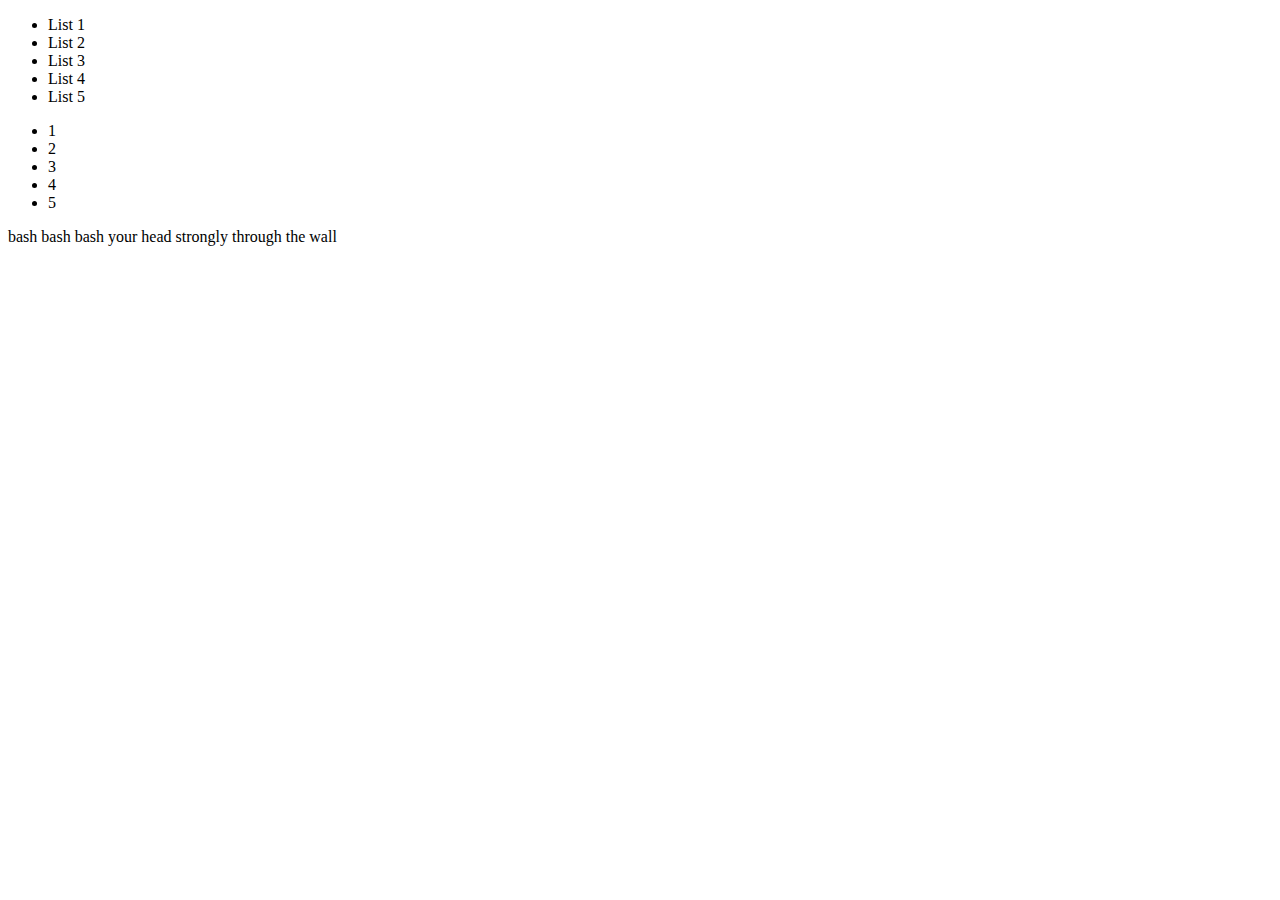
<file: jade test/index.html>
<!DOCTYPE html>
<html>
  <head> 
    <title>bang</title>
    <meta charset="utf-8">
  </head>
  <body>
    <header class="head"></header>
    <div class="content">
      <div class="section1">
        <ul>
          <li list-item="1">List 1</li>
          <li list-item="2">List 2</li>
          <li list-item="3">List 3</li>
          <li list-item="4">List 4</li>
          <li list-item="5">List 5</li>
        </ul>
      </div>
      <div class="section2">
        <div class="someclass">
          <div class="someNestedDiv">
            <ul>
              <li>1</li>
              <li>2</li>
              <li>3</li>
              <li>4</li>
              <li>5</li>
            </ul>
          </div>
        </div>
      </div>
      <div class="section3">
        <p>
          bash
          bash
          bash your head
          strongly through the wall
          
        </p>
      </div>
    </div>
    <footer class="foot"></footer>
  </body>
</html>
</file>
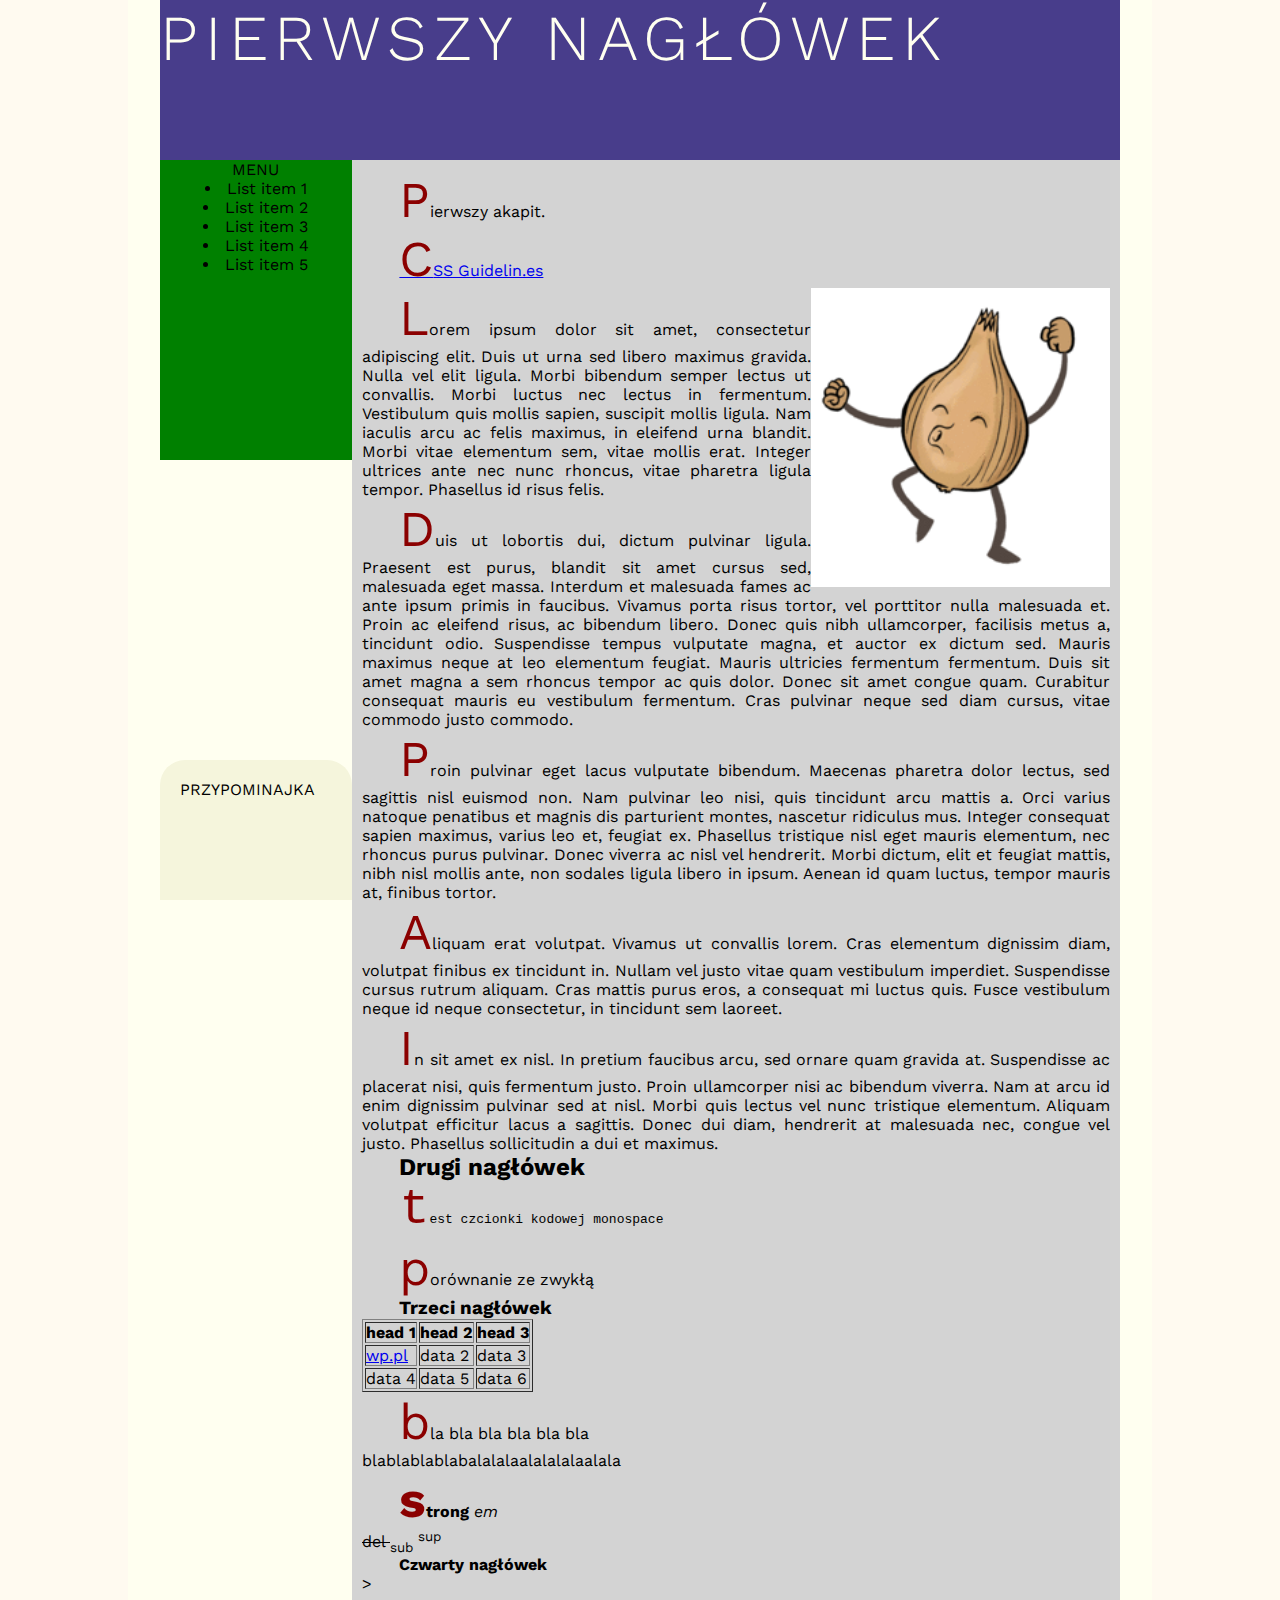
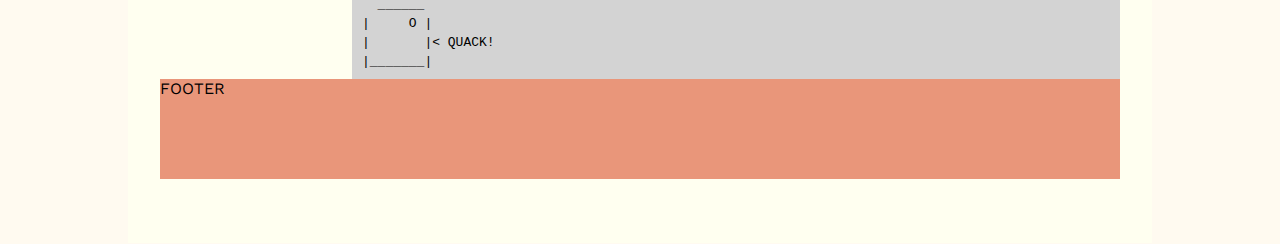
<file: Week_1/Wt-śr/index.html>
<!doctype html>
<html>
<head>
	<title>Pierwsza strona na kursie</title>
	<link rel="stylesheet" href="styles.css">
	<meta charset="UTF-8">
</head>
<body class="body-class">
	<div class="main">
	<div class="container">
        <div class="header">
            <h1 class="naglowek">PIERWSZY NAGŁÓWEK</h1>
        </div>	
	<div class="clear"> </div>
        <div class="menu">
            <div class="menu-content">
            MENU
            <ul>
                <li> List item 1 </li>
                <li> List item 2 </li>
                <li> List item 3 </li>
                <li> List item 4 </li>
                <li> List item 5 </li>
            </ul>
            </div>
        </div>
        <div class="content">
	       <p>Pierwszy akapit.</p>
	       <p><a href="http://cssguidelin.es">CSS Guidelin.es</a></p>
	       <img class="onion-clip" src="onion-clip-2.gif"/>
	       <p>Lorem ipsum dolor sit amet, consectetur adipiscing elit. Duis ut urna sed libero maximus gravida. Nulla vel elit ligula. Morbi bibendum semper lectus ut convallis. Morbi luctus nec lectus in fermentum. Vestibulum quis mollis sapien, suscipit mollis ligula. Nam iaculis arcu ac felis maximus, in eleifend urna blandit. Morbi vitae elementum sem, vitae mollis erat. Integer ultrices ante nec nunc rhoncus, vitae pharetra ligula tempor. Phasellus id risus felis.</p>

            <p>Duis ut lobortis dui, dictum pulvinar ligula. Praesent est purus, blandit sit amet cursus sed, malesuada eget massa. Interdum et malesuada fames ac ante ipsum primis in faucibus. Vivamus porta risus tortor, vel porttitor nulla malesuada et. Proin ac eleifend risus, ac bibendum libero. Donec quis nibh ullamcorper, facilisis metus a, tincidunt odio. Suspendisse tempus vulputate magna, et auctor ex dictum sed. Mauris maximus neque at leo elementum feugiat. Mauris ultricies fermentum fermentum. Duis sit amet magna a sem rhoncus tempor ac quis dolor. Donec sit amet congue quam. Curabitur consequat mauris eu vestibulum fermentum. Cras pulvinar neque sed diam cursus, vitae commodo justo commodo.</p>

            <p>Proin pulvinar eget lacus vulputate bibendum. Maecenas pharetra dolor lectus, sed sagittis nisl euismod non. Nam pulvinar leo nisi, quis tincidunt arcu mattis a. Orci varius natoque penatibus et magnis dis parturient montes, nascetur ridiculus mus. Integer consequat sapien maximus, varius leo et, feugiat ex. Phasellus tristique nisl eget mauris elementum, nec rhoncus purus pulvinar. Donec viverra ac nisl vel hendrerit. Morbi dictum, elit et feugiat mattis, nibh nisl mollis ante, non sodales ligula libero in ipsum. Aenean id quam luctus, tempor mauris at, finibus tortor.</p>

            <p>Aliquam erat volutpat. Vivamus ut convallis lorem. Cras elementum dignissim diam, volutpat finibus ex tincidunt in. Nullam vel justo vitae quam vestibulum imperdiet. Suspendisse cursus rutrum aliquam. Cras mattis purus eros, a consequat mi luctus quis. Fusce vestibulum neque id neque consectetur, in tincidunt sem laoreet.</p>

            <p>In sit amet ex nisl. In pretium faucibus arcu, sed ornare quam gravida at. Suspendisse ac placerat nisi, quis fermentum justo. Proin ullamcorper nisi ac bibendum viverra. Nam at arcu id enim dignissim pulvinar sed at nisl. Morbi quis lectus vel nunc tristique elementum. Aliquam volutpat efficitur lacus a sagittis. Donec dui diam, hendrerit at malesuada nec, congue vel justo. Phasellus sollicitudin a dui et maximus.</p>
            <h2>Drugi nagłówek</h2>
	       <p> <code> test czcionki kodowej monospace</code> </p>
	       <p> porównanie ze zwykłą </p>
	       <h3>Trzeci nagłówek</h3>

            <table border="1">

                <thead>
                    <tr>
                        <th>head 1</th>
                        <th>head 2</th>
                        <th>head 3</th>
                    </tr>
                </thead>

                <tbody>
                    <tr>
                        <td><a href="http://www.wp.pl" target="_blank">wp.pl</a></td>
                        <td>data 2</td>
                        <td>data 3</td>
                    </tr>
                    <tr>
                        <td>data 4</td>
                        <td>data 5</td>
                        <td>data 6</td>
                    </tr>

                </tbody>
            </table>

            <p> bla bla bla bla bla bla <br/> blablablablabalalalaalalalalaalala </p>
            <p> <strong> strong </strong> <em> em </em> <br/> <del> del </del> <sub> sub </sub> <sup> sup </sup> </p>
            <h4>Czwarty nagłówek</h4>
            &gt;<br/>
            <!---
            //KACZKA!
            -->
            <code>
            &nbsp;
             ______</br>
            |&nbsp;&nbsp;&nbsp;&nbsp;&nbsp;O&nbsp;|</br>
            |&nbsp;&nbsp;&nbsp;&nbsp;&nbsp;&nbsp;&nbsp;|&lt; QUACK! </br>
            |_______|<br/>
            </code>

            </div>
    <div class="menu-floater">
        PRZYPOMINAJKA
    </div>
            <div class="footer">
            FOOTER
            </div>
	</div>
	</div>


</body>

</html>
</file>
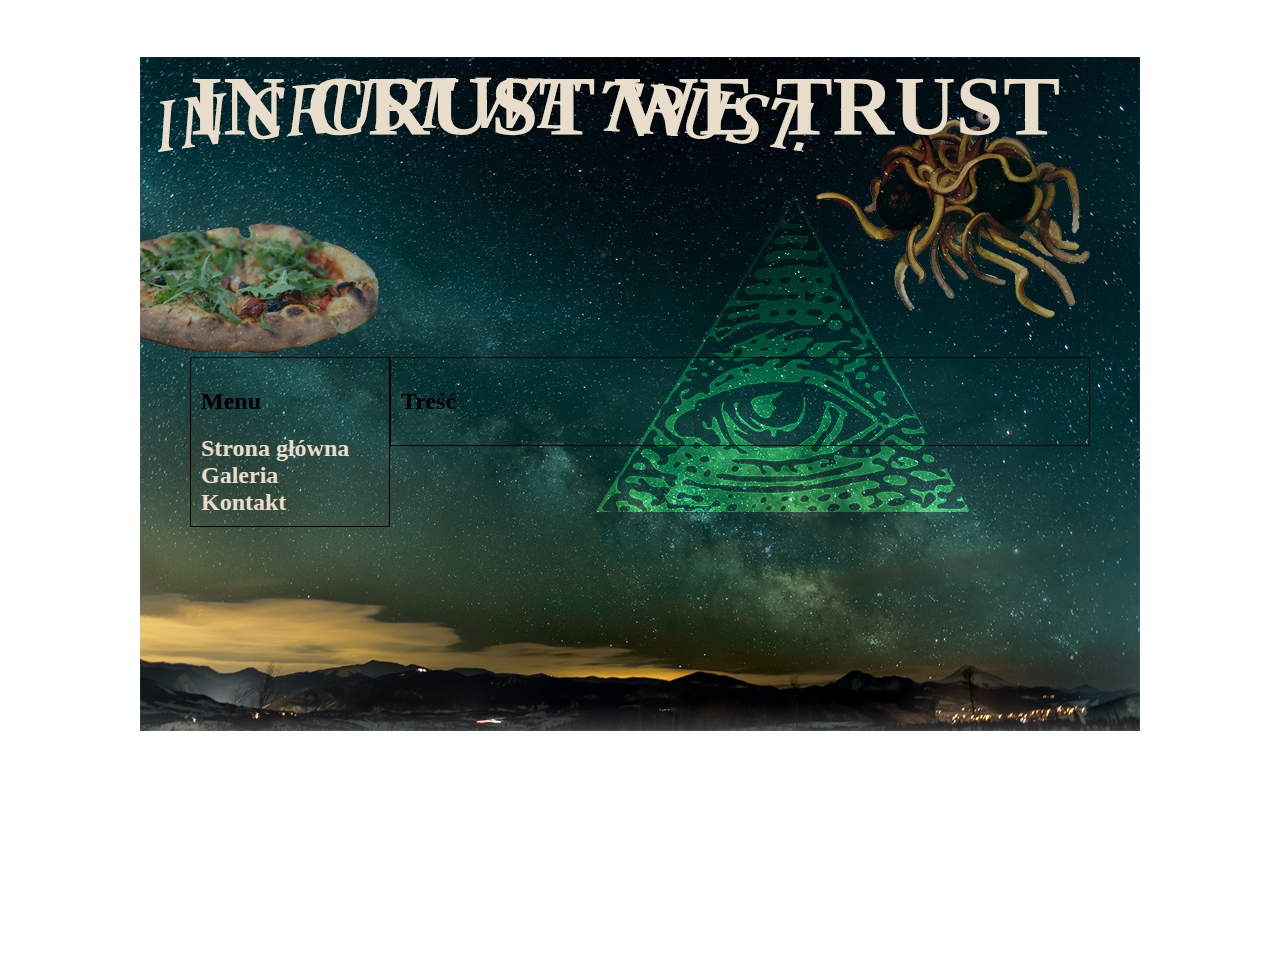
<file: Week_2/Photoshop/index.html>
<!doctype html>
<html>
    <head>
        <meta charset="utf-8">
        <title>Ilumistrona</title>
        <link rel="stylesheet" href="./css/style.css">
    </head>
    <body>
        <div class="container">
            <div class="img-container">
            <h1>IN CRUST WE TRUST</h1>
            </div>
            <div class="wrapper">
                <div class="left-box">
                <h2>Menu</h2>
                    <nav>
                        <ul class="menu">
                        <li><a href="#">Strona główna</a></li>
                        <li><a href="#">Galeria</a></li>
                        <li><a href="#">Kontakt</a></li>
                        </ul>
                    </nav>
                </div>
                <div class="right-box">
                <h2>Treść</h2>
                </div>
                
            </div>
        </div>
    </body>
</html>
</file>
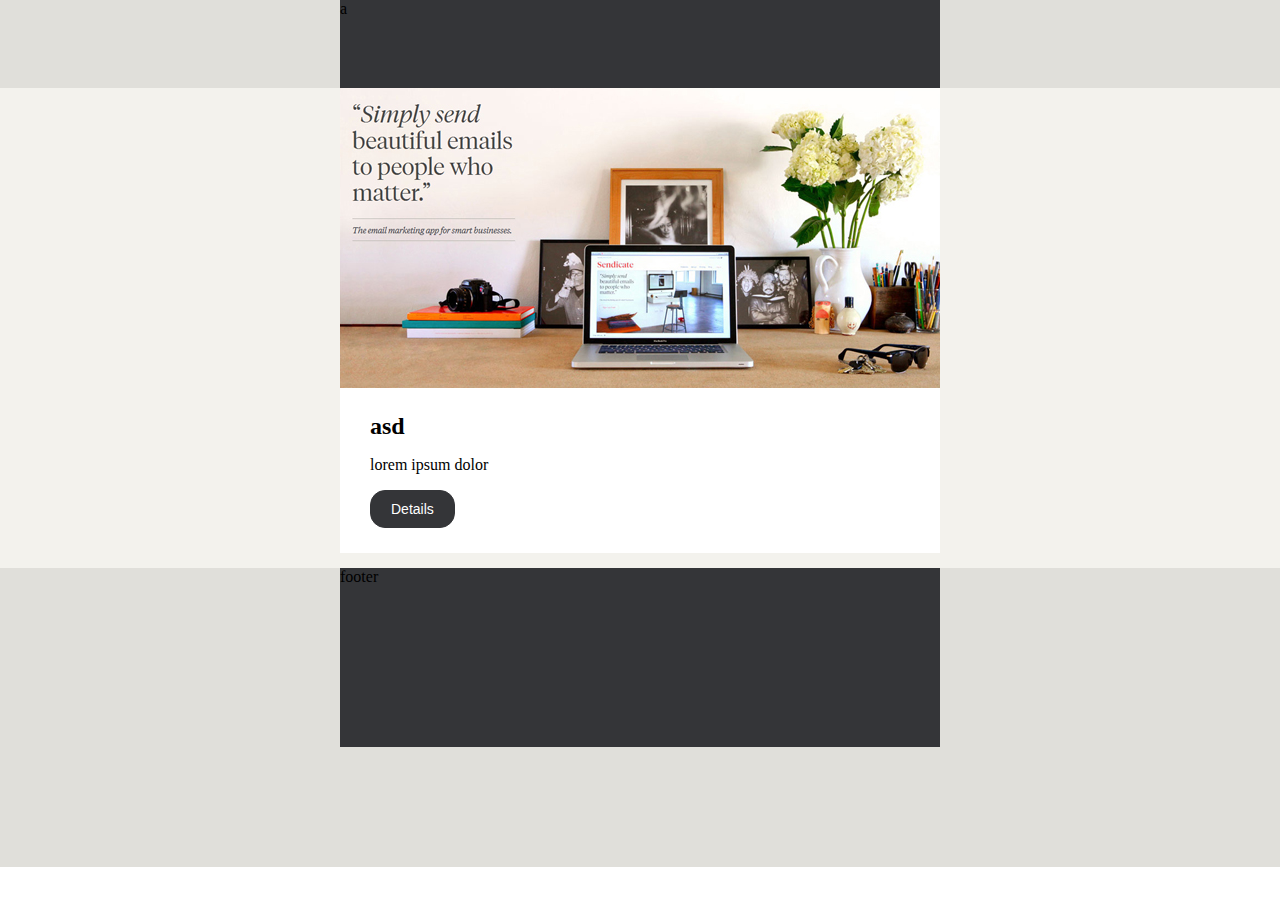
<file: Week_2/Picto/index.html>
<!doctype html>
<html>
    <head>
        <meta charset="utf-8">
        <title>Pictostrona</title>
        <link rel="stylesheet" href="./css/style.css">
    </head>
    <body>
        <header>
            <div class="wrapper bg-darkgray">
            a
            </div>
        </header>
        <section>
            <div class="wrapper w-300">
                <img src="img/top_preview.png" alt="Main graphics"/>
            </div>
            <div class="wrapper bg-white">
                <div class="marginer">
                    <h2>asd</h2>
                    <p> lorem ipsum dolor</p>
                    <button class="btn-details">Details</button>
                </div>
            </div>
            <div class="breaker"> </div>
        </section>
        <footer>
            <div class="wrapper bg-darkgray">
            footer
            </div>        
        </footer>
        
    </body>
</html>
</file>
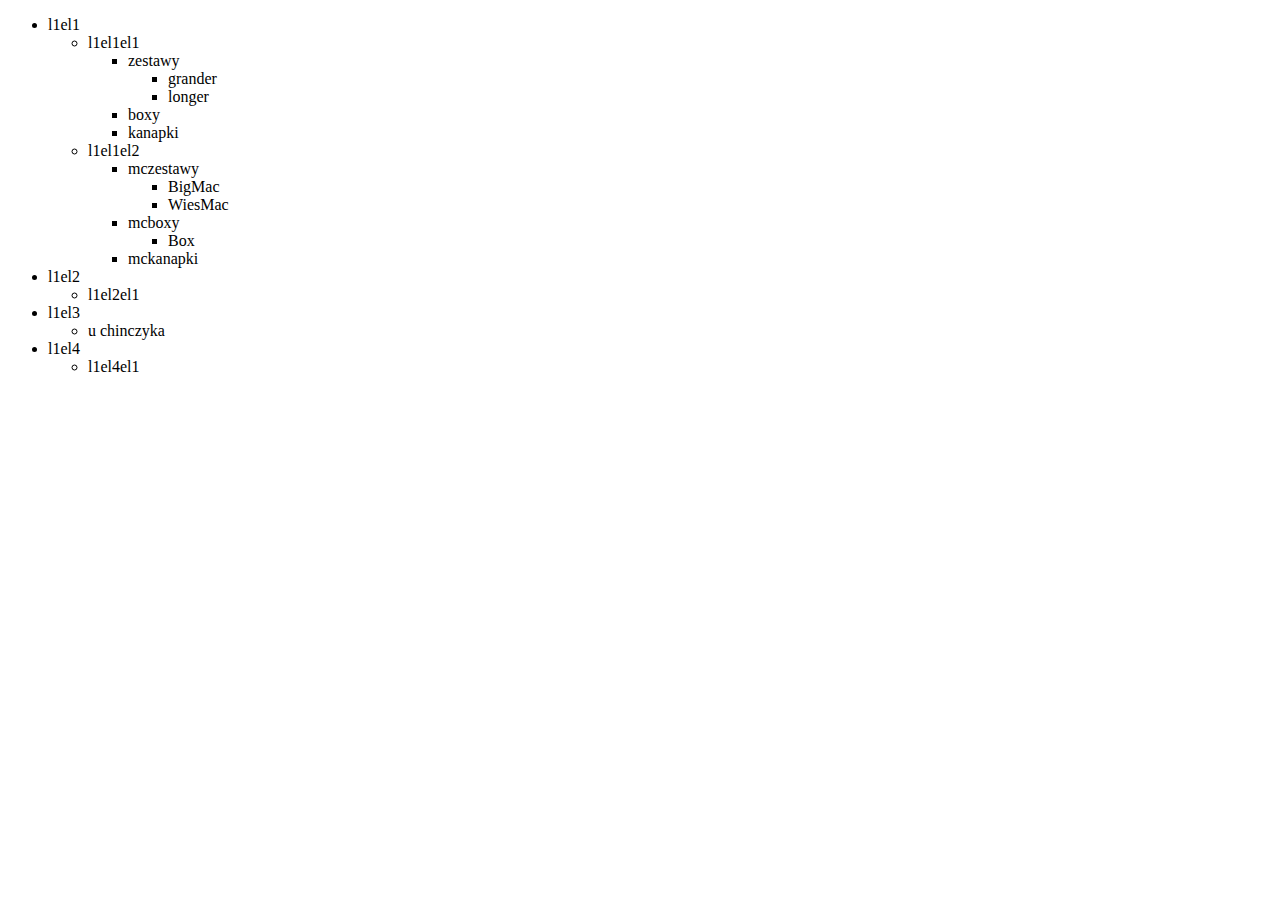
<file: Week_3/brackets recursive list/index.html>
<!DOCTYPE html>
<html>
  <head>
    <meta charset="utf-8">
    <meta name="viewport" content="width=device-width">
    <title>repl.it</title>
<!--    <link href="index.css" rel="stylesheet" type="text/css" />-->
    <script src="baza.js"></script>
    <script src="index.js"></script>
  </head>
  <body>
    <div class="mainMenu"> Menu </div>
  </body>
</html>
</file>
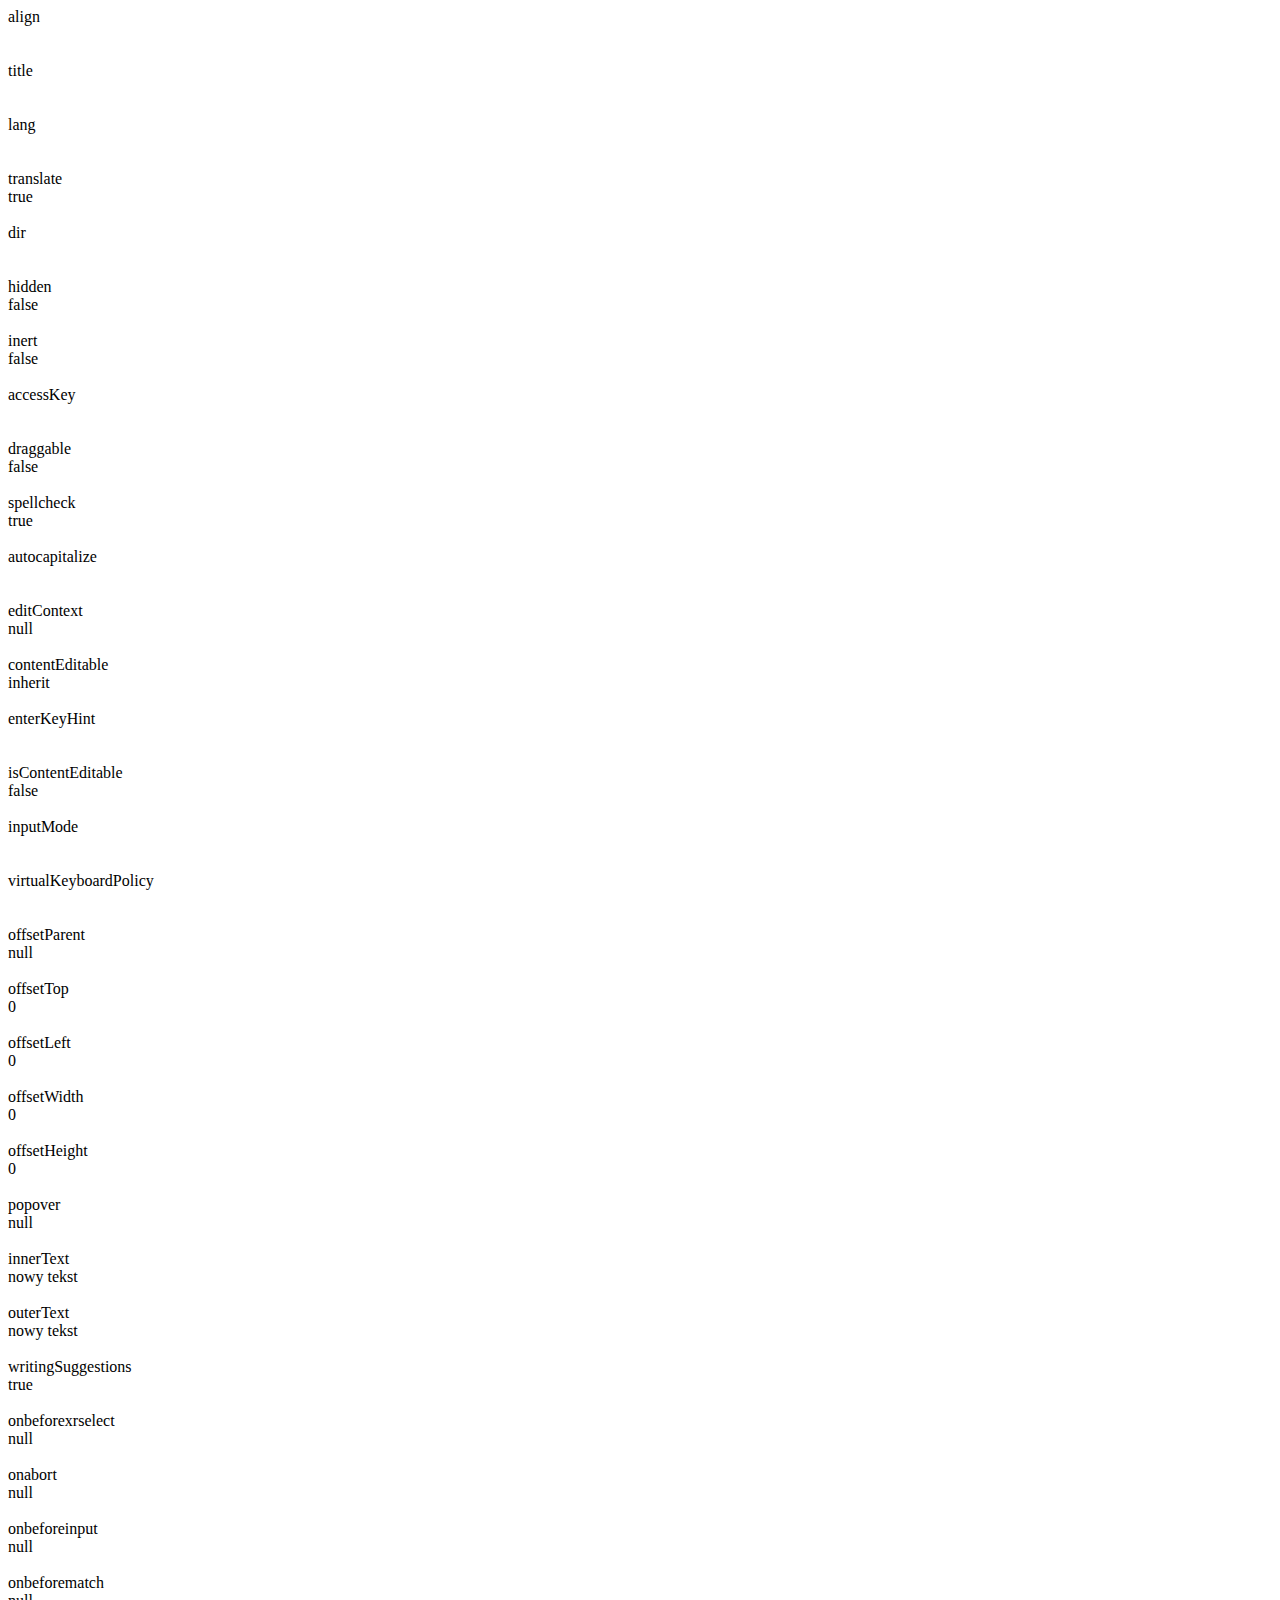
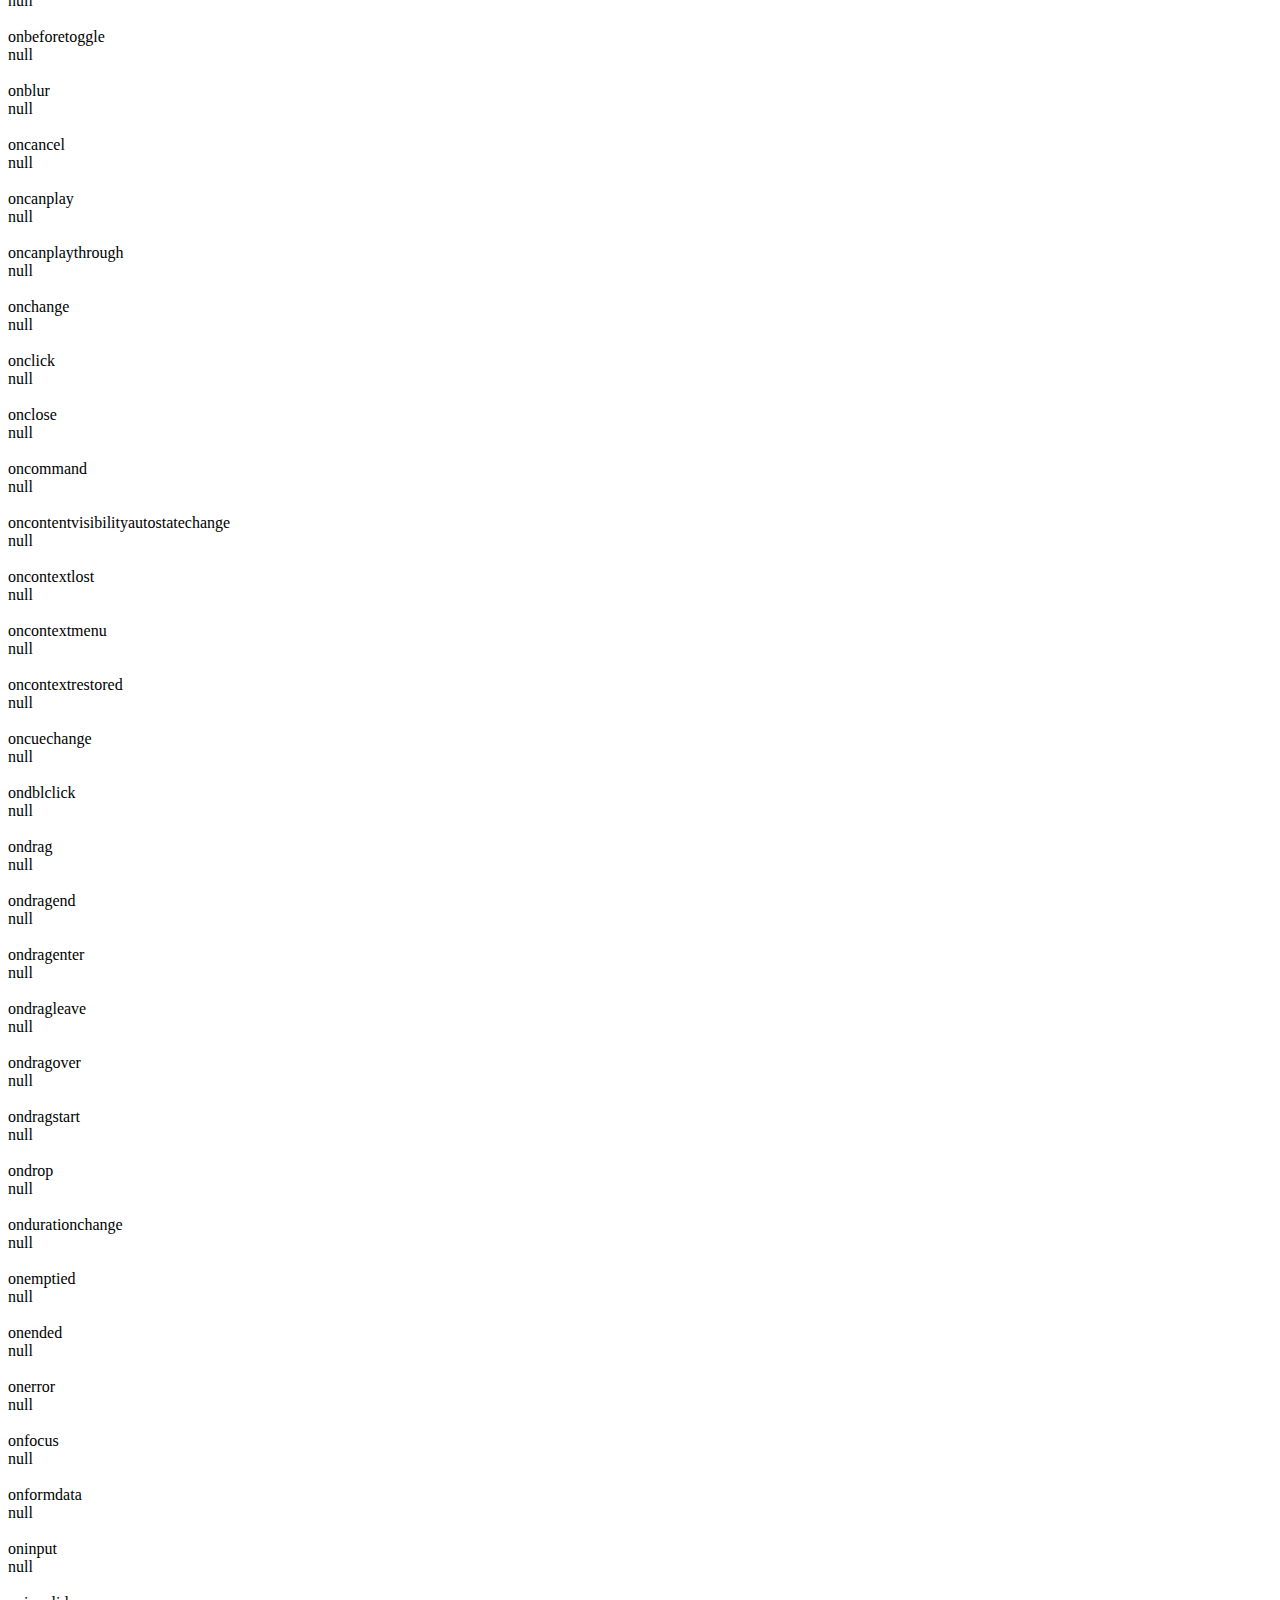
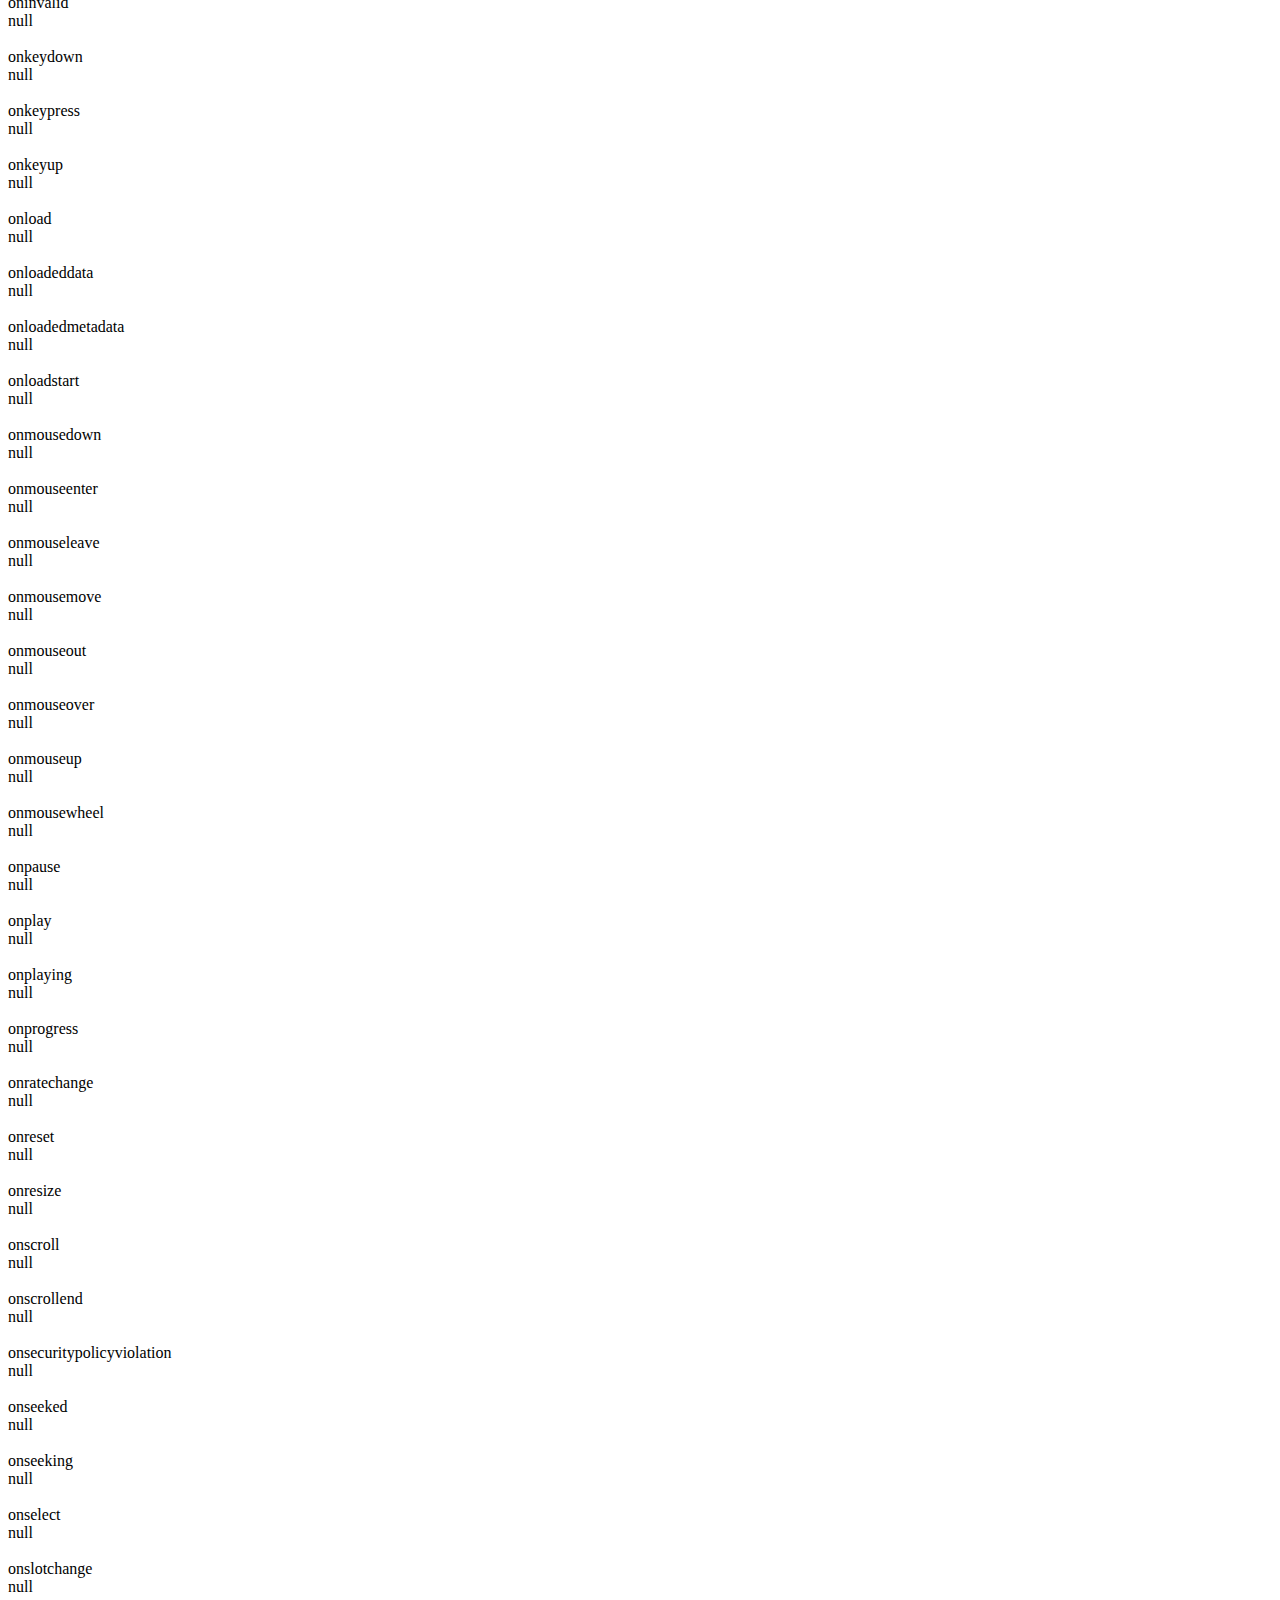
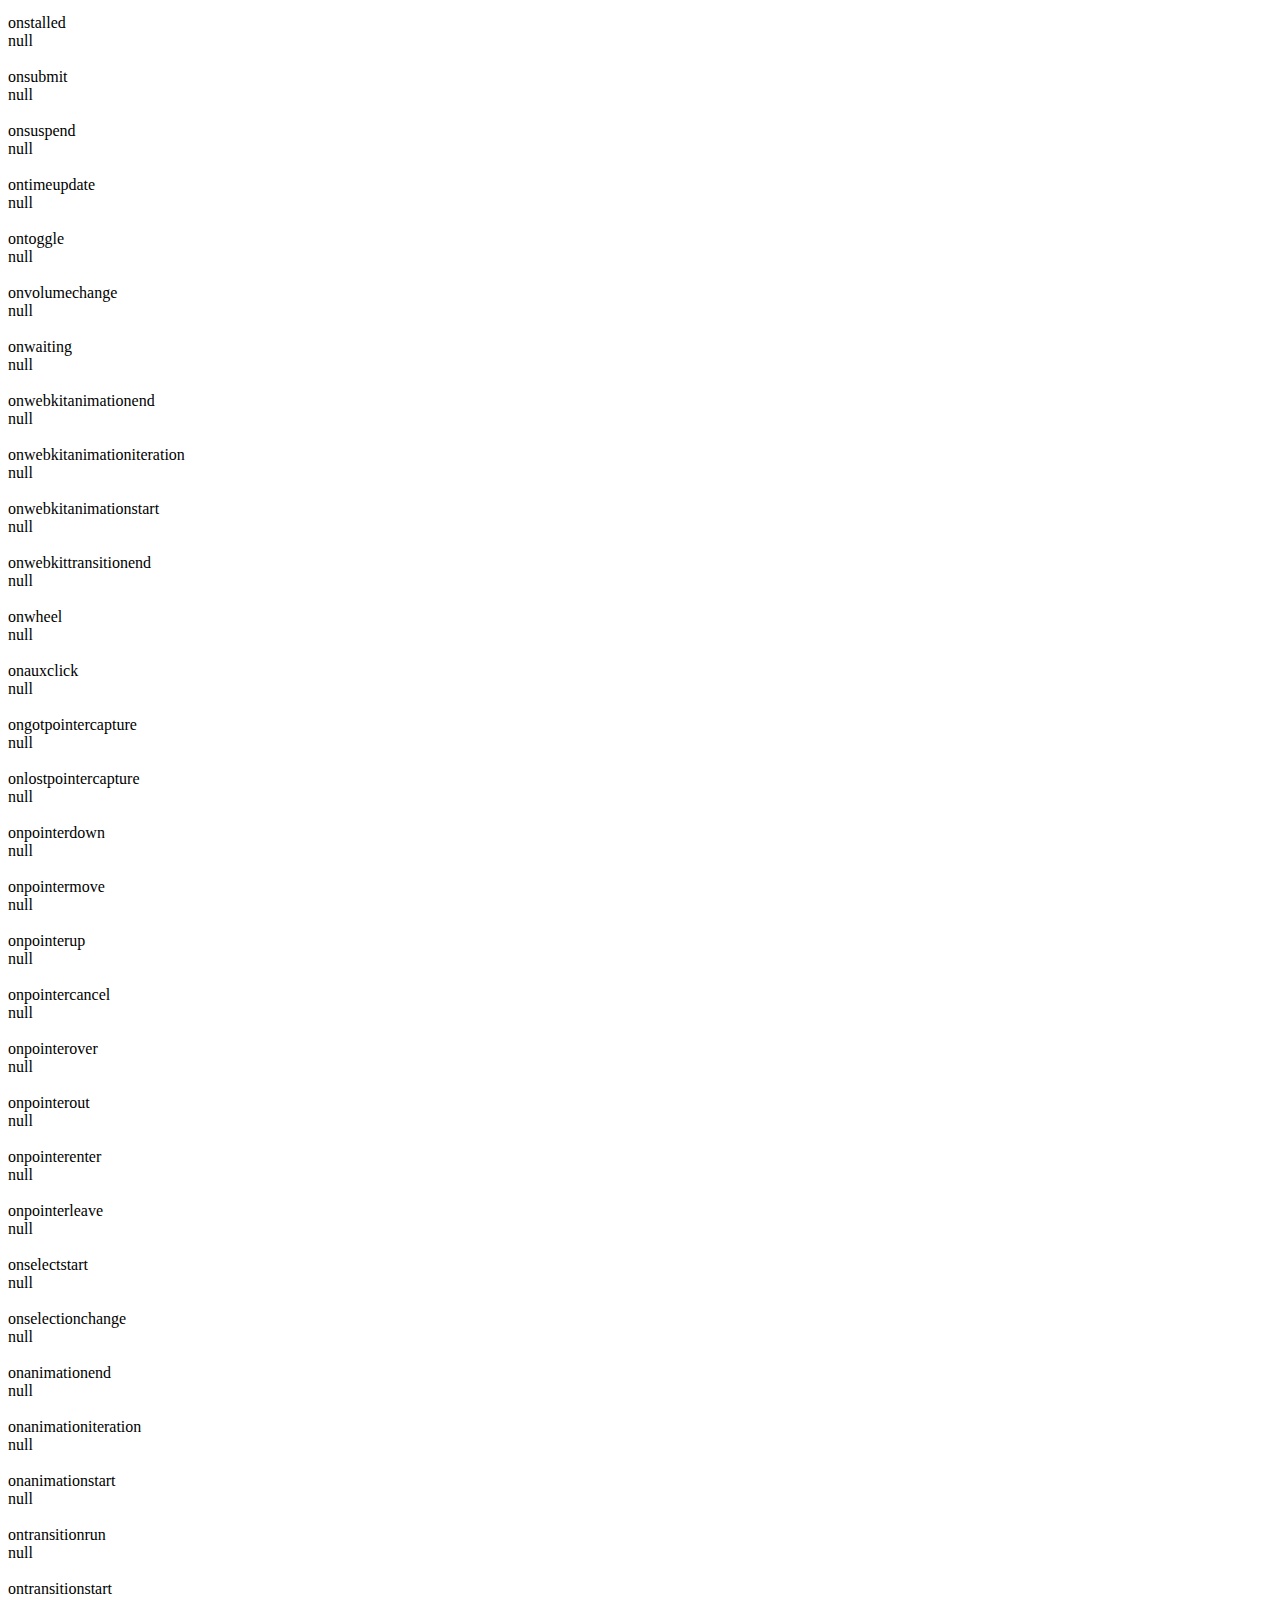
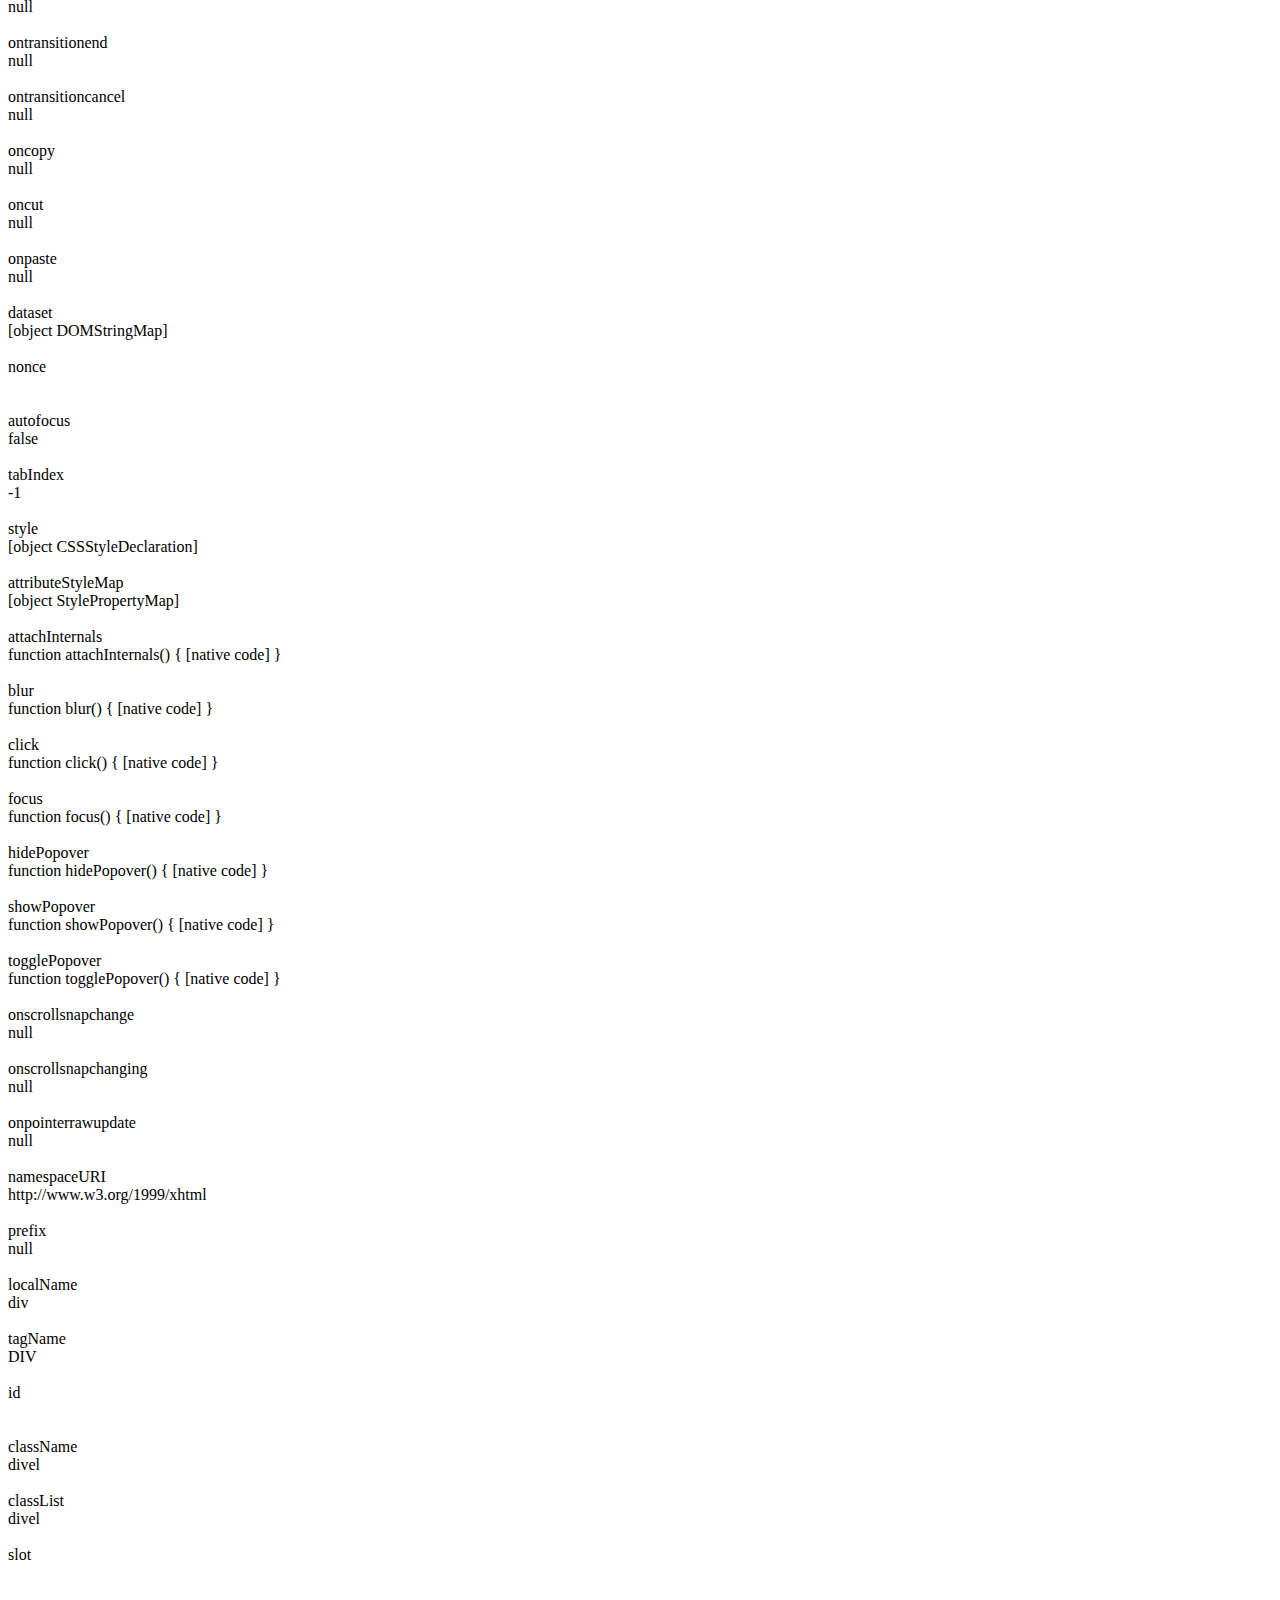
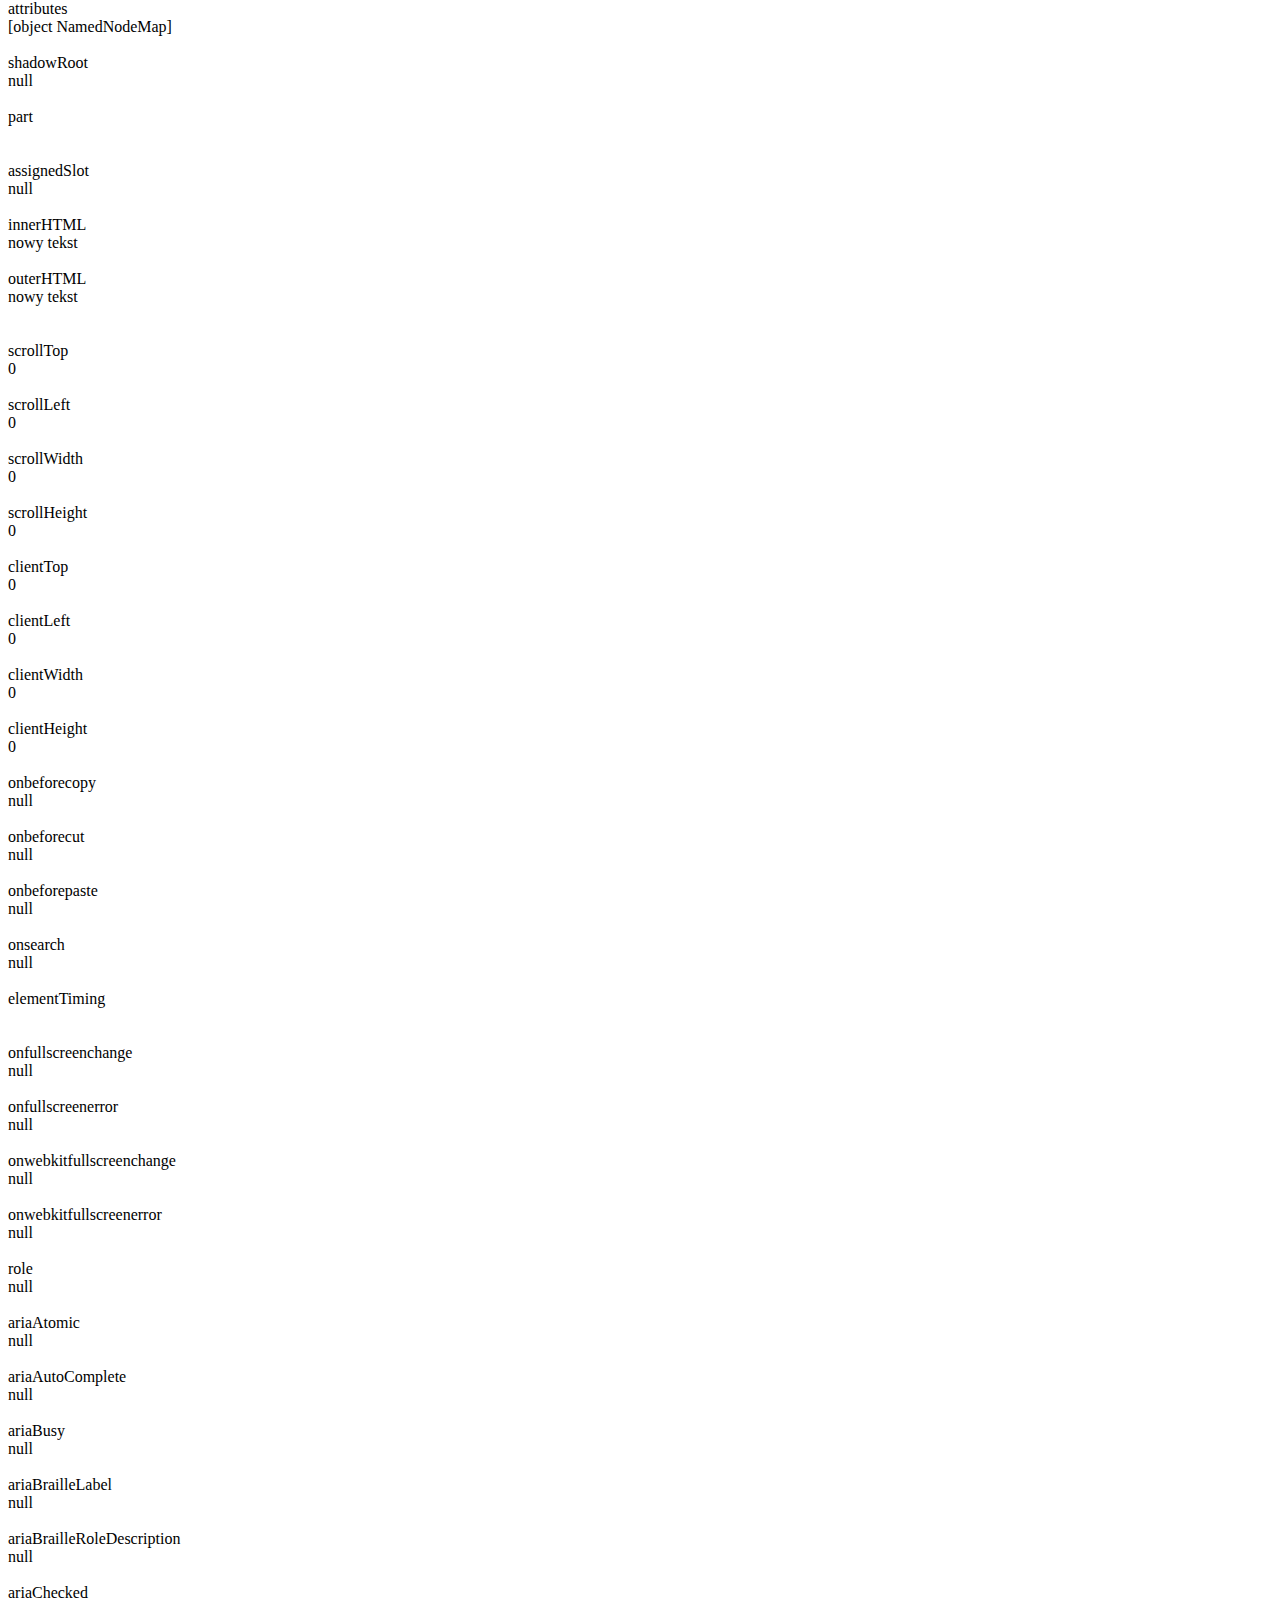
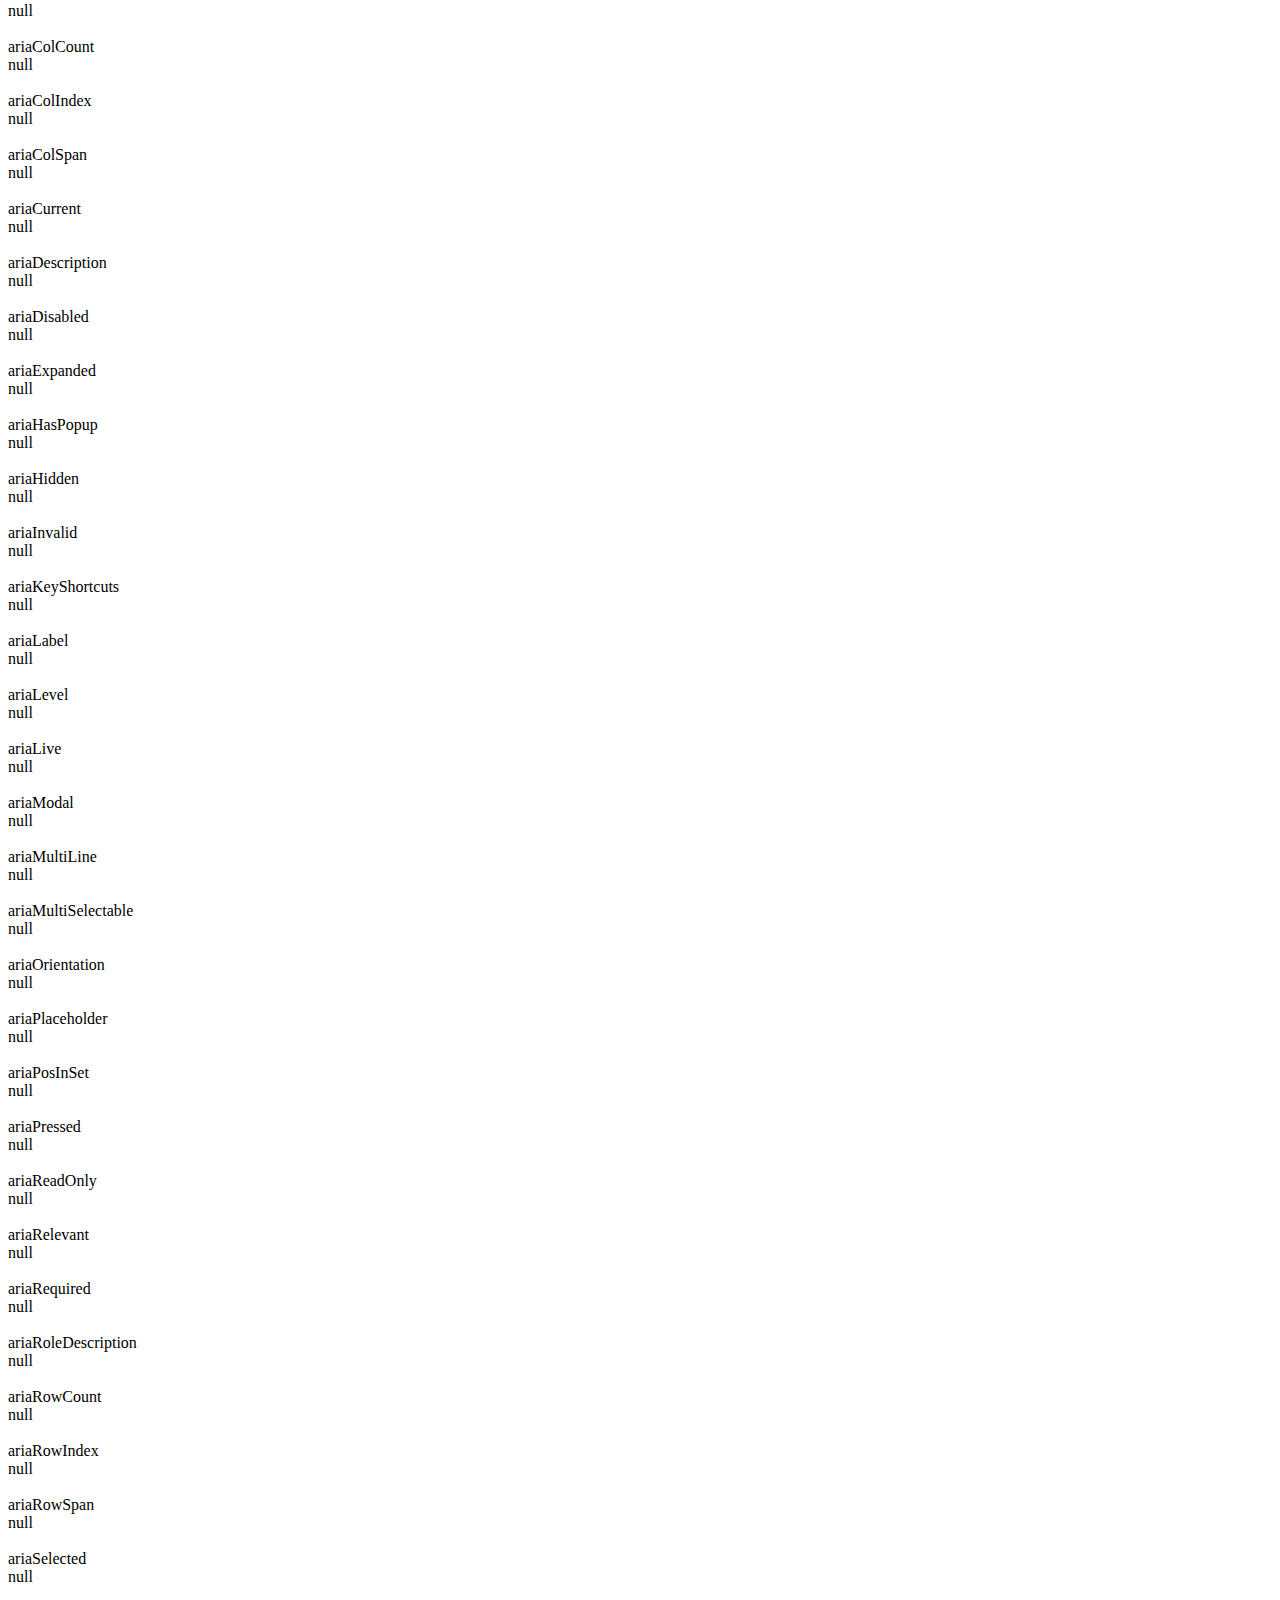
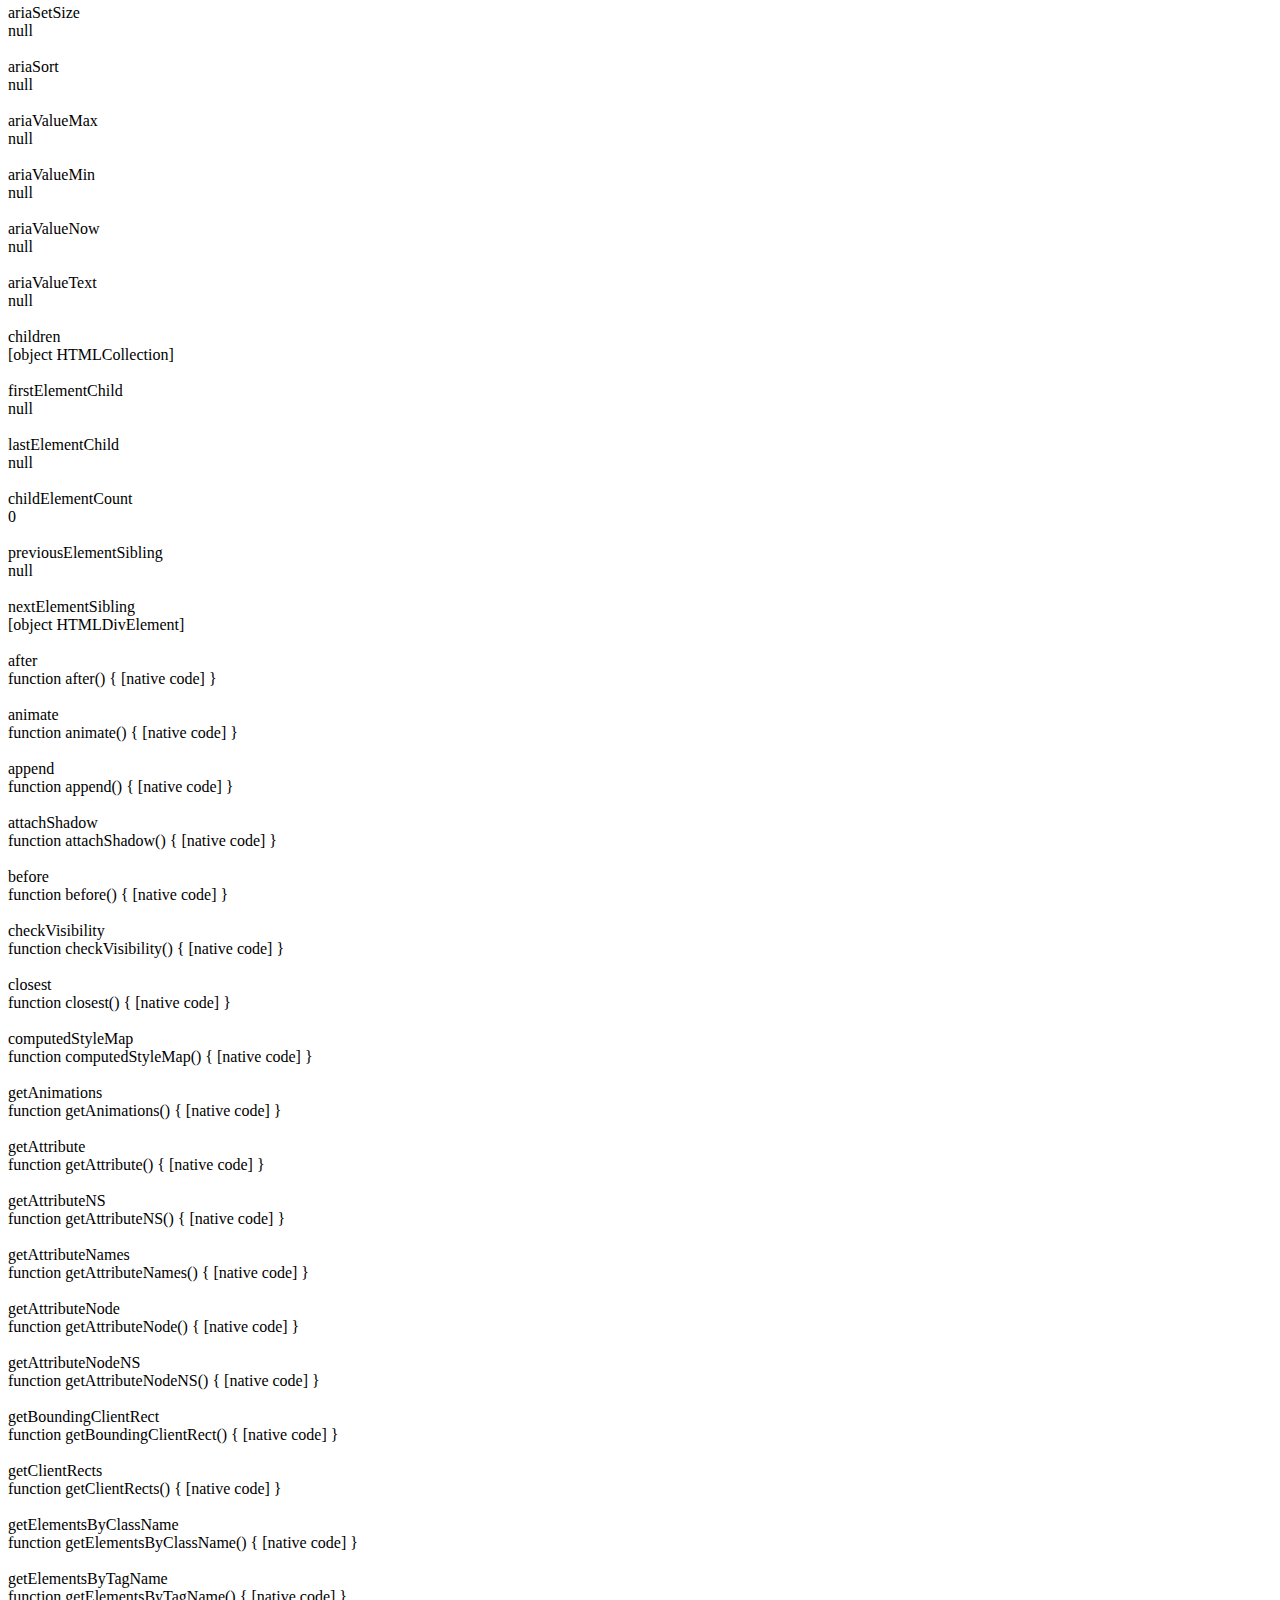
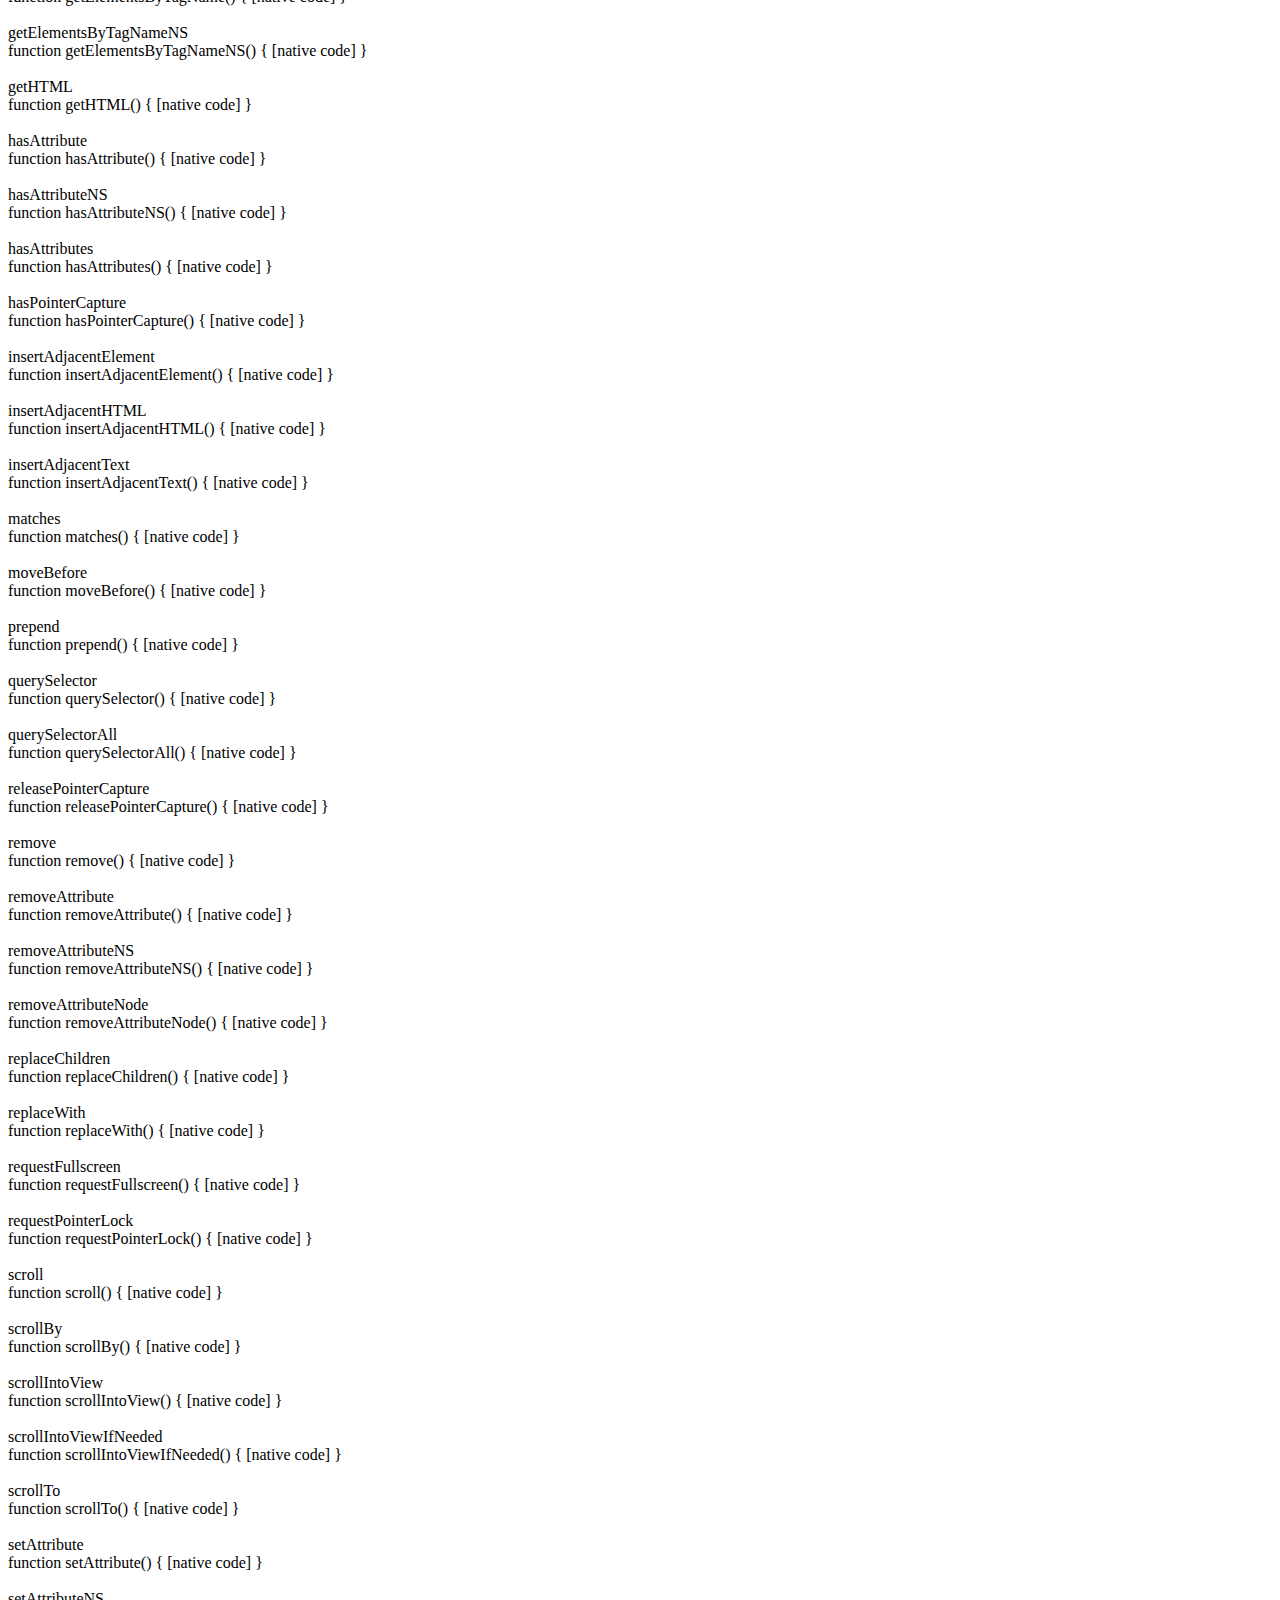
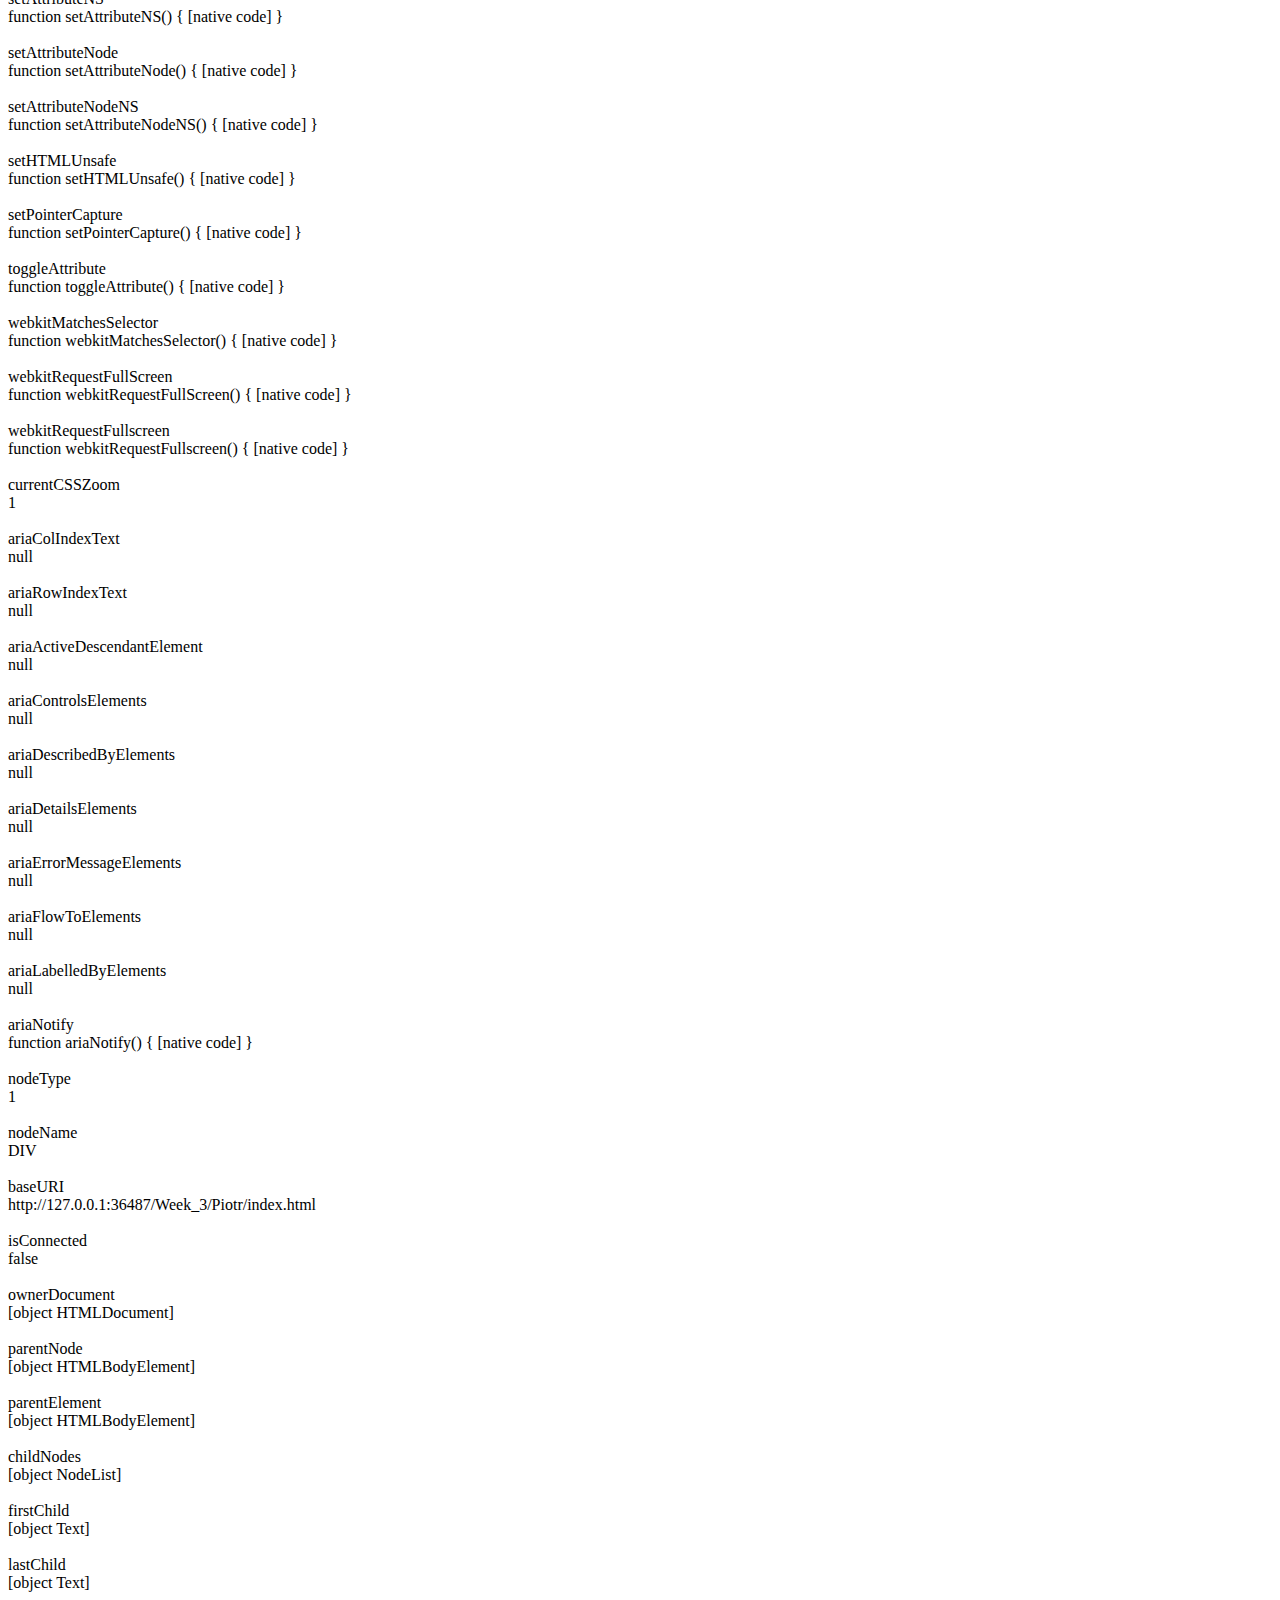
<file: Week_3/Piotr/index.html>
<!doctype html>
<html>
    <head>
        <meta charset="utf-8">
<!--        <link rel="stylesheet" href="./css/style.css">-->
        <script type="text/javascript" src="js.js"></script>
        <script type="text/javascript" src="christmasTree.js"></script>
        
        <title>JS Programowanie Obiektowe </title>
    </head>
    <body>
        
        <div class="divel">SOMEBODY ONCE TOLD ME</div>
        <div class="divel">SOMEBODY ONCE TOLD ME2</div>       
        
    </body>
</html>
</file>
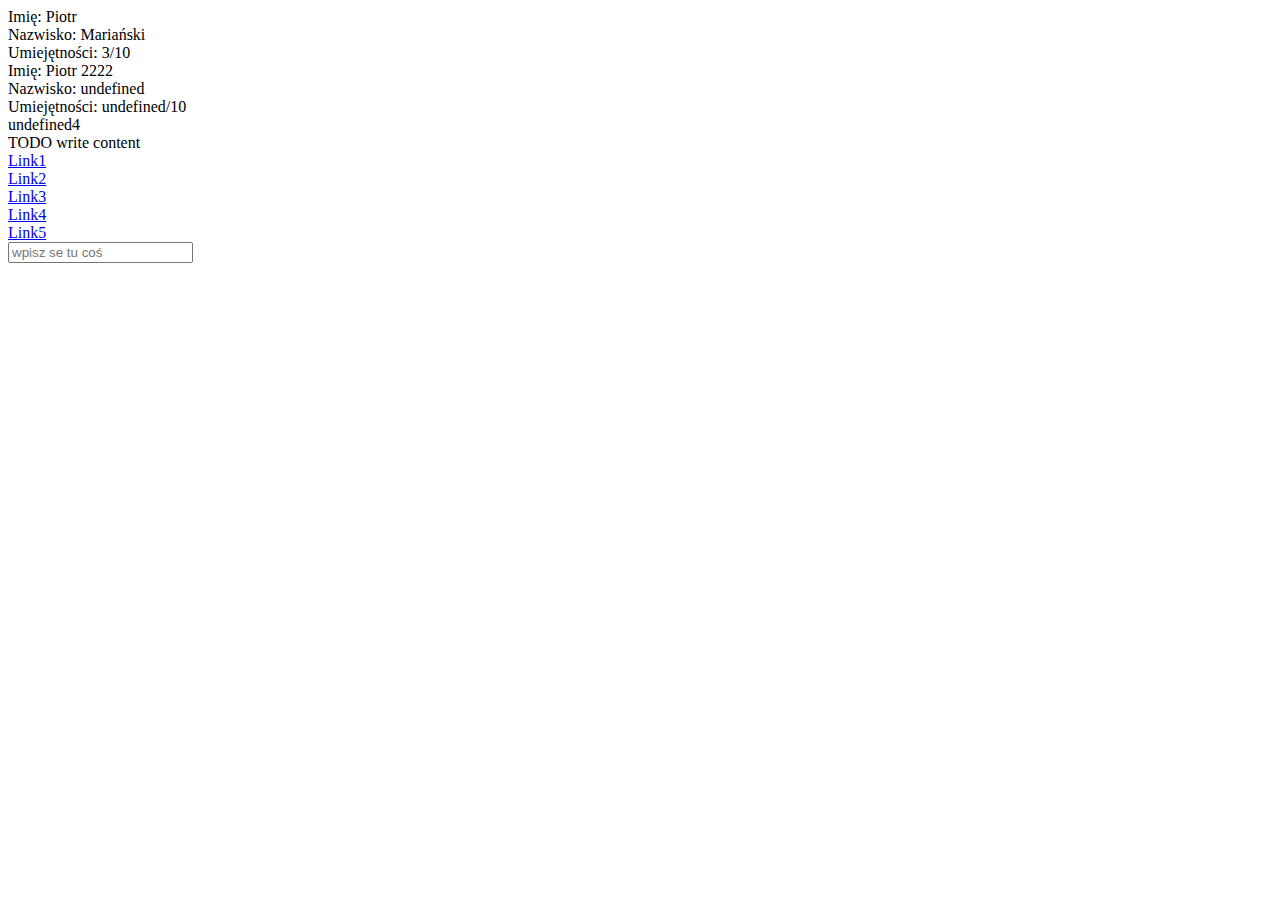
<file: Week_3/piotr4/sda/index.html>
<!DOCTYPE html>

<html>
    
    <head>
        
        <title>TODO supply a title</title>
        <meta charset="UTF-8">
        <meta name="viewport" content="width=device-width, initial-scale=1.0">
        
        <script type="text/javascript" src="js.js"></script>
        
    </head>
    
    <body>
        
        <div id="divel">TODO write content</div>
        
        <div class="links">
            <a href="http://google.pl"><span>Link1</span></a><br/>
            <a href="http://google.pl">Link2</a><br/>
            <a href="http://google.pl">Link3</a><br/>
            <a href="http://google.pl">Link4</a><br/>
            <a href="http://google.pl">Link5</a><br/>
        </div>
        
        <input id="maineInput" type="text" placeholder="wpisz se tu coś" name="postName" />
        
    </body>
    
</html>
</file>
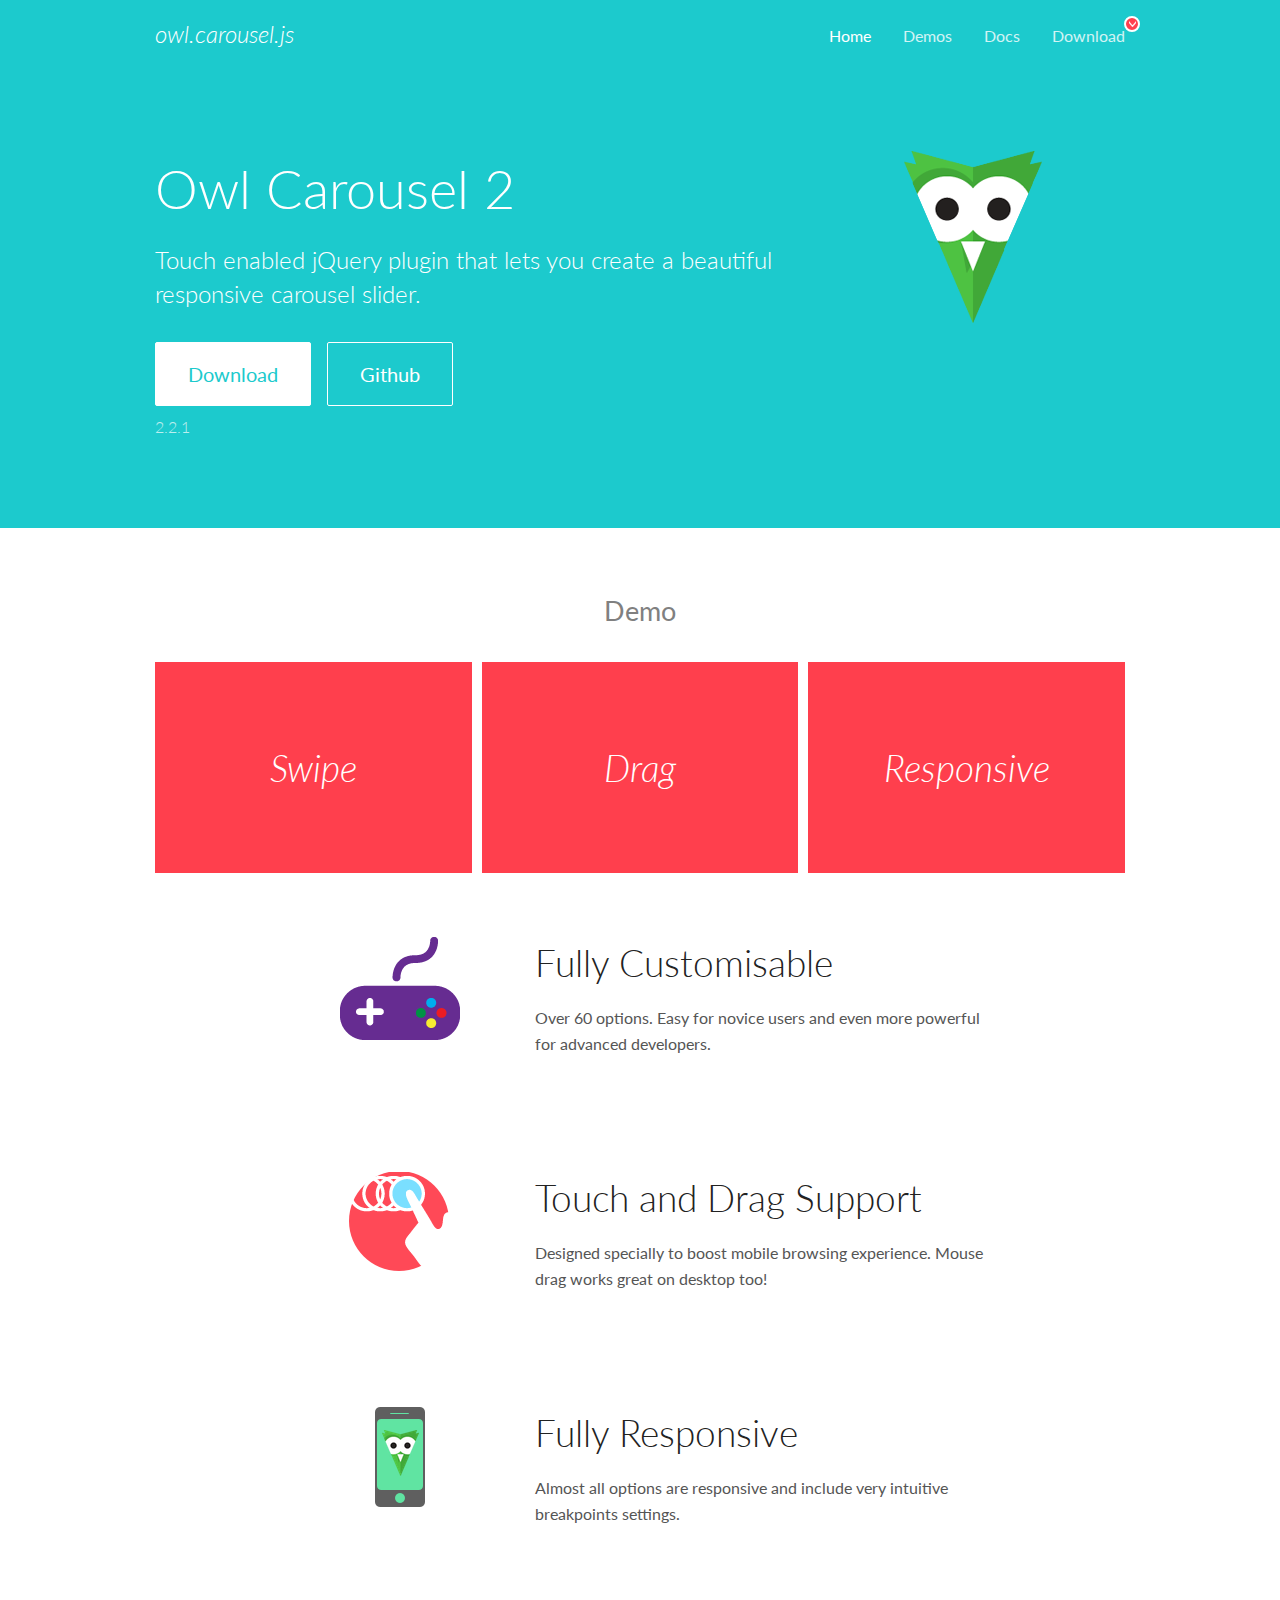
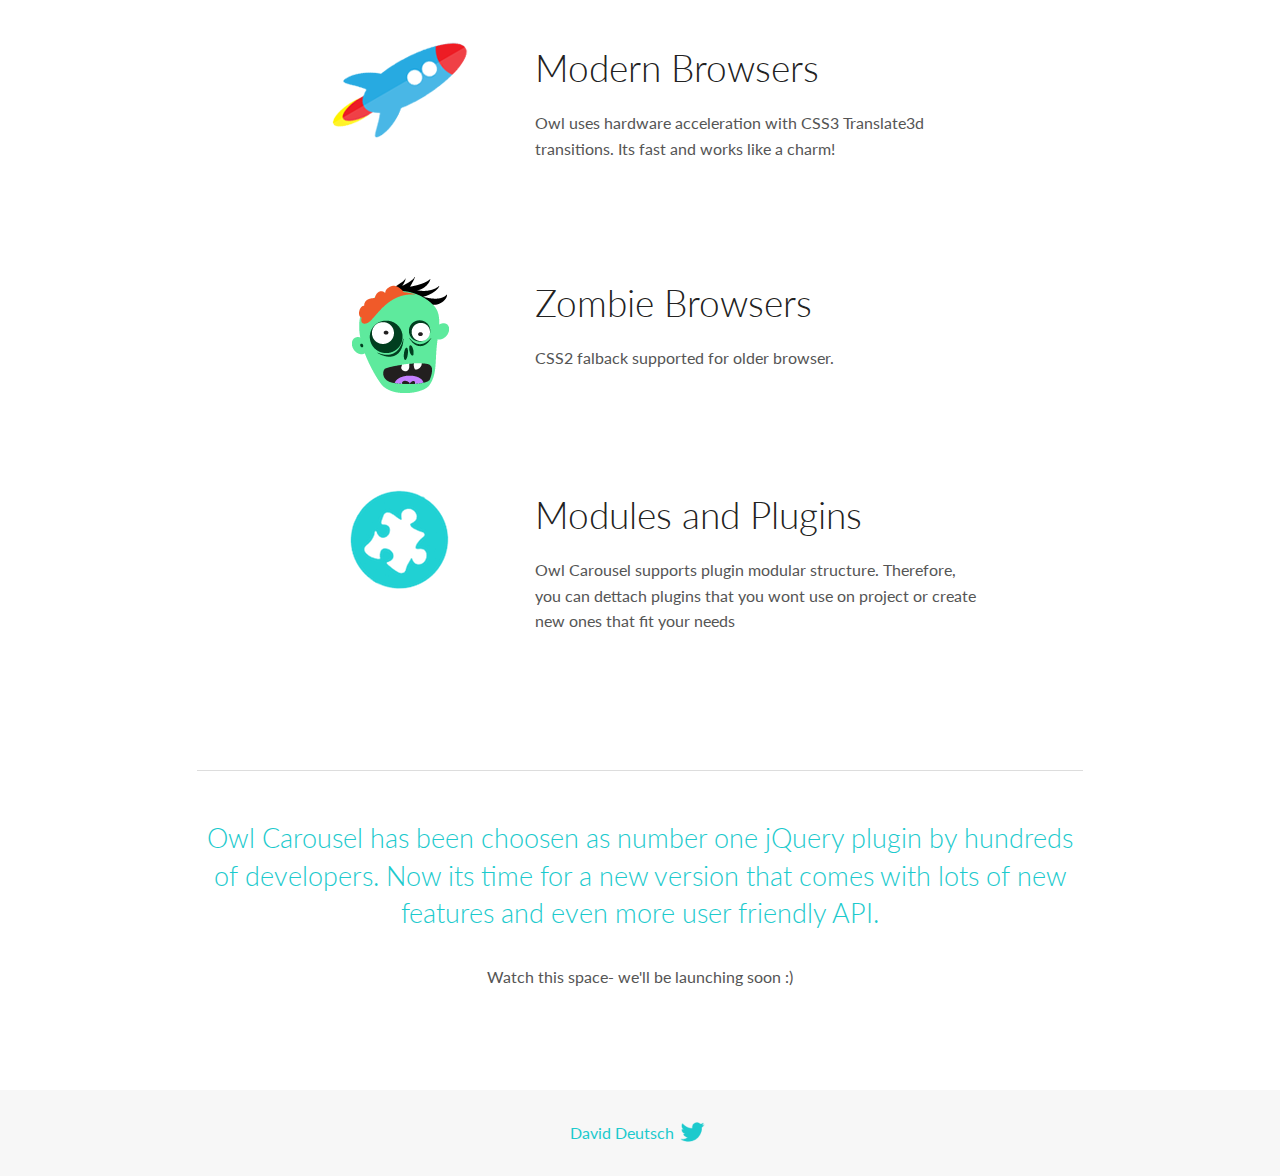
<file: Week_3/before jquery/OwlCarousel2-2.2.1/docs/index.html>
<!DOCTYPE html>
<html lang="en">
  <head>

    <!-- head -->
    <meta charset="utf-8">
    <meta name="msapplication-tap-highlight" content="no" />
    <meta name="viewport" content="width=device-width, initial-scale=1.0" />
    <meta name="description" content="Touch enabled jQuery plugin that lets you create beautiful responsive carousel slider.">
    <meta name="author" content="David Deutsch">
    <title>
      Home | Owl Carousel | 2.2.1
    </title>

    <!-- Stylesheets -->
    <link href='https://fonts.googleapis.com/css?family=Lato:300,400,700,400italic,300italic' rel='stylesheet' type='text/css'>
    <link rel="stylesheet" href="assets/css/docs.theme.min.css">

    <!-- Owl Stylesheets -->
    <link rel="stylesheet" href="assets/owlcarousel/assets/owl.carousel.min.css">
    <link rel="stylesheet" href="assets/owlcarousel/assets/owl.theme.default.min.css">

    <!-- HTML5 shim and Respond.js IE8 support of HTML5 elements and media queries -->

    <!--[if lt IE 9]>
      <script src="https://oss.maxcdn.com/libs/html5shiv/3.7.0/html5shiv.js"></script>
      <script src="https://oss.maxcdn.com/libs/respond.js/1.3.0/respond.min.js"></script>
    <![endif]-->

    <!-- Favicons -->
    <link rel="apple-touch-icon-precomposed" sizes="144x144" href="assets/ico/apple-touch-icon-144-precomposed.png">
    <link rel="shortcut icon" href="assets/ico/favicon.png">
    <link rel="shortcut icon" href="favicon.ico">

    <!-- Yeah i know js should not be in header. Its required for demos.-->

    <!-- javascript -->
    <script src="assets/vendors/jquery.min.js"></script>
    <script src="assets/owlcarousel/owl.carousel.js"></script>
  </head>
  <body>

    <!-- header -->
    <header class="header">
      <div class="row">
        <div class="large-12 columns">
          <div class="brand left">
            <h3>
              <a href="/OwlCarousel2/">owl.carousel.js</a> 
            </h3>
          </div>
          <a id="toggle-nav" class="right">
            <span></span> <span></span> <span></span> 
          </a> 
          <div class="nav-bar">
            <ul class="clearfix">
              <li class="active">
                <a href="/OwlCarousel2/index.html">Home</a> 
              </li>
              <li> <a href="/OwlCarousel2/demos/demos.html">Demos</a>  </li>
              <li> <a href="/OwlCarousel2/docs/started-welcome.html">Docs</a>  </li>
              <li>
                <a href="https://github.com/OwlCarousel2/OwlCarousel2/archive/2.2.1.zip">Download</a> 
                <span class="download"></span> 
              </li>
            </ul>
          </div>
        </div>
      </div>
    </header>

    <!-- home panel -->
    <section id="hero">
      <div class="row">
        <div class="large-8 medium-8 columns">
          <h1>Owl Carousel 2</h1>
          <h4>Touch enabled jQuery plugin that lets you create a beautiful responsive carousel slider.</h4>
          <a href="https://github.com/OwlCarousel2/OwlCarousel2/archive/2.2.1.zip" class="hero-button">Download</a> 
          <a href="https://github.com/OwlCarousel2/OwlCarousel2" class="hero-button outline">Github</a> 
          <p>2.2.1</p>
        </div>
        <div class="large-4 medium-4 columns">
          <img class="owl-logo" src="assets/img/owl-logo.png" alt="mr. Owl">
        </div>
      </div>
    </section>

    <!-- body -->
    <div class="home-demo">
      <div class="row">
        <div class="large-12 columns">
          <h3>Demo</h3>
          <div class="owl-carousel">
            <div class="item">
              <h2>Swipe</h2>
            </div>
            <div class="item">
              <h2>Drag</h2>
            </div>
            <div class="item">
              <h2>Responsive</h2>
            </div>
            <div class="item">
              <h2>CSS3</h2>
            </div>
            <div class="item">
              <h2>Fast</h2>
            </div>
            <div class="item">
              <h2>Easy</h2>
            </div>
            <div class="item">
              <h2>Free</h2>
            </div>
            <div class="item">
              <h2>Upgradable</h2>
            </div>
            <div class="item">
              <h2>Tons of options</h2>
            </div>
            <div class="item">
              <h2>Infinity</h2>
            </div>
            <div class="item">
              <h2>Auto Width</h2>
            </div>
          </div>
        </div>
      </div>
    </div>
    <script>
      var owl = $('.owl-carousel');
      owl.owlCarousel({
        margin: 10,
        loop: true,
        responsive: {
          0: {
            items: 1
          },
          600: {
            items: 2
          },
          1000: {
            items: 3
          }
        }
      })
    </script>

    <!-- features -->
    <div id="features">
      <div class="row">
        <div class="small-12 medium-9 small-centered columns">
          <section class="row feature">
            <div class="medium-4 small-12 columns">
              <img src="assets/img/feature-options.png" alt="">
            </div>
            <div class="medium-8 small-12 columns">
              <h2>Fully Customisable</h2>
              <p>Over 60 options. Easy for novice users and even more powerful for advanced developers.</p>
            </div>
          </section>
          <section class="row feature">
            <div class="medium-4 small-12 columns">
              <img src="assets/img/feature-drag.png" alt="">
            </div>
            <div class="medium-8 small-12 columns">
              <h2>Touch and Drag Support</h2>
              <p>Designed specially to boost mobile browsing experience. Mouse drag works great on desktop too!</p>
            </div>
          </section>
          <section class="row feature">
            <div class="medium-4 small-12 columns">
              <img src="assets/img/feature-responsive.png" alt="">
            </div>
            <div class="medium-8 small-12 columns">
              <h2>Fully Responsive</h2>
              <p>Almost all options are responsive and include very intuitive breakpoints settings.</p>
            </div>
          </section>
          <section class="row feature">
            <div class="medium-4 small-12 columns">
              <img src="assets/img/feature-modern.png" alt="">
            </div>
            <div class="medium-8 small-12 columns">
              <h2>Modern Browsers</h2>
              <p>Owl uses hardware acceleration with CSS3 Translate3d transitions. Its fast and works like a charm! </p>
            </div>
          </section>
          <section class="row feature">
            <div class="medium-4 small-12 columns">
              <img src="assets/img/feature-zombie.png" alt="">
            </div>
            <div class="medium-8 small-12 columns">
              <h2>Zombie Browsers</h2>
              <p>CSS2 falback supported for older browser.</p>
            </div>
          </section>
          <section class="row feature">
            <div class="medium-4 small-12 columns">
              <img src="assets/img/feature-module.png" alt="">
            </div>
            <div class="medium-8 small-12 columns">
              <h2>Modules and Plugins</h2>
              <p>Owl Carousel supports plugin modular structure. Therefore, you can dettach plugins that you wont use on project or create new ones that fit your needs</p>
            </div>
          </section>
        </div>
      </div>
    </div>

    <!-- footer -->
    <section id="teaser-text">
      <div class="row">
        <div class="small-12 medium-11 small-centered columns">
          <hr>
          <h3 id="owl-carousel-has-been-choosen-as-number-one-jquery-plugin-by-hundreds-of-developers-now-its-time-for-a-new-version-that-comes-with-lots-of-new-features-and-even-more-user-friendly-api-">Owl Carousel has been choosen as number one jQuery plugin by hundreds of developers. Now its time for a new version that comes with lots of new features and even more user friendly API.</h3>
          <p>Watch this space- we&#39;ll be launching soon :)</p>
        </div>
      </div>
    </section>

    <!-- footer -->
    <footer class="footer">
      <div class="row">
        <div class="large-12 columns">
          <h5>
            <a href="/OwlCarousel2/docs/support-contact.html">David Deutsch</a> 
            <a id="custom-tweet-button" href="https://twitter.com/share?url=https://github.com/OwlCarousel2/OwlCarousel2&text=Owl Carousel - This is so awesome! " target="_blank"></a> 
          </h5>
        </div>
      </div>
    </footer>

    <!-- vendors -->
    <script src="assets/vendors/highlight.js"></script>
    <script src="assets/js/app.js"></script>
  </body>
</html>
</file>
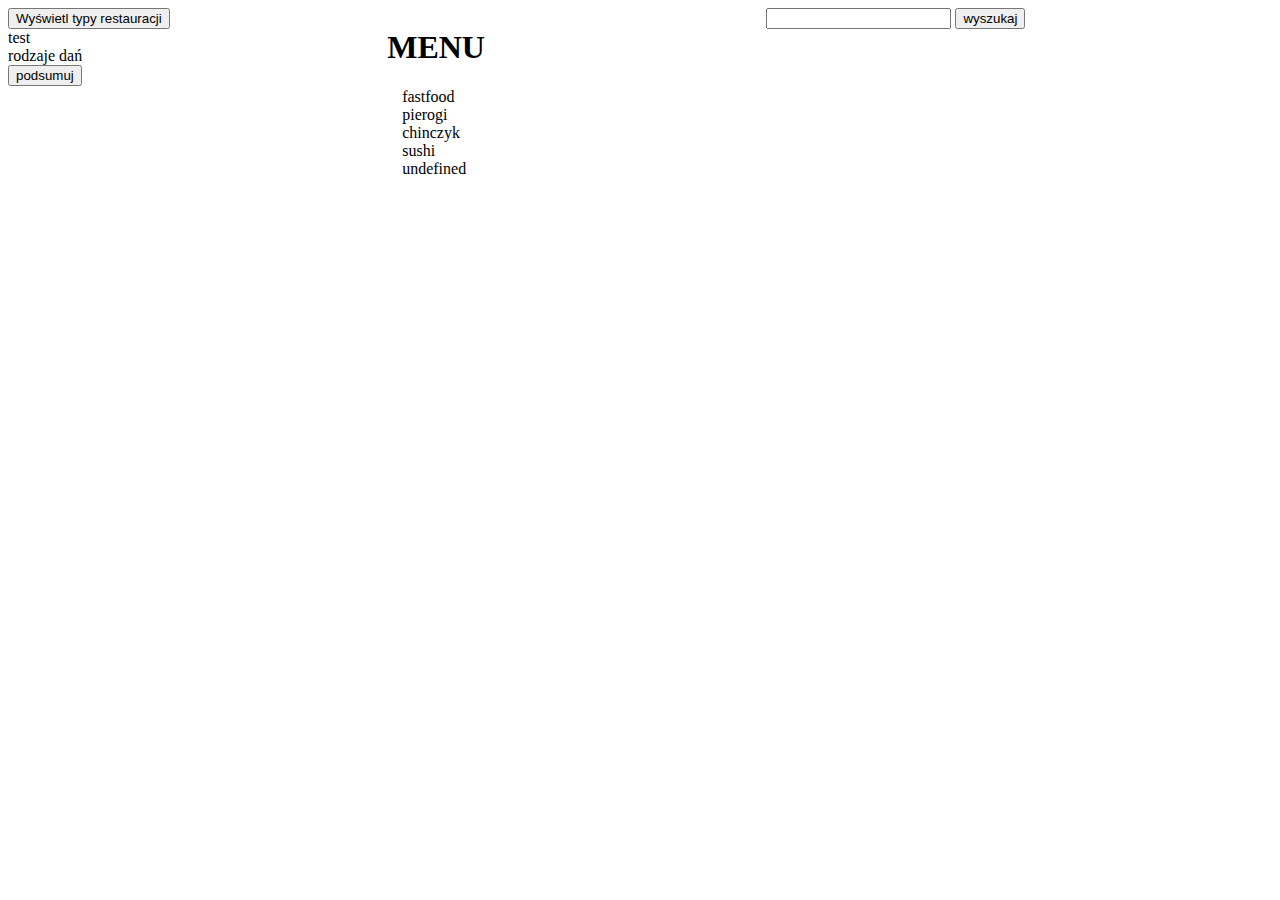
<file: Week_3/piotr4/sda/pyszne/index.html>
<!DOCTYPE html>

<html>
    
    <head>
        
        <title>Nasza (więc lepsza) wersja pyszne.pl</title>
        
        <meta charset="UTF-8">
        <meta name="viewport" content="width=device-width, initial-scale=1.0">
        
        <script type="text/javascript" src="js/functions.js"></script>
        <script type="text/javascript" src="js/bases.js"></script>
        <script type="text/javascript" src="js/system.js"></script>
        <!--<script type="text/javascript" src="js/zabawa.js"></script>-->
        <style type="text/css">
            .page{float:left;width:30%}
        </style>
    </head>
    
    <body>
        <div class="page">
        <div id="content">
            
            <button id="getTypes">Wyświetl typy restauracji</button>
            
            
            
            
            
        </div>
        <div id="content2">
            test
        </div>
        <div id="content3">
            rodzaje dań
        </div>
        <div id="content4">
            
            
            
        </div>
        <div id="submit">
            <input type="button" id="suma" name="suma" value="podsumuj" />
        </div>
        </div>
        <div class="page menu">
            <h1>menu</h1>
            <ul>
                <li>rodzaj 1</li>
                <li>rodzaj 2</li>
                <li>rodzaj 3
                    <ul>
                        <li>restauracja 1</li>
                        <li>restauracja 2</li>
                    </ul>
                </li>
            </ul>
        </div>
        <div class="page">
            <input type="text" name="fraza" value="" />
            <input type="button" name="wyszukaj" value="wyszukaj" />
        </div>
    </body>
    
</html>
</file>
<file: Week_1/Wt-śr/styles.css>
@import url('https://fonts.googleapis.com/css?family=Work+Sans');
@keyframes imgfilter {
    0%   {filter: none}
    25%  {filter: invert(1)}
    50%  {filter: hue-rotate(180deg)}
    75%  {filter: brightness(100%)}
    100% {filter: none}
}

* {
    font-family: "Work Sans", sans-serif;
    margin: 0;
    padding: 0;
}
code{
    font-family: monospace;
}
.naglowek{
  margin:0 auto;
  color:ivory;
    font-size: 5vw;
    font-weight:300;
    text-transform:uppercase;
    letter-spacing: 0.75vh;
}
.header{
    height:12.5vw;
    background-color: darkslateblue;
    top: 0px;
    z-index: 1;
}
.menu-floater{
    width:calc(15% - 40px);
    padding: 20px;
    height: 100px;
    position: fixed;
    bottom: 0px;
    left:12.5%;
    background-color: beige;
    border-top-left-radius: 25px;
    border-top-right-radius: 25px;
}
.menu{
float:left;
background-color:green;
width: 20%;
    max-width: 20%;
min-height:300px;
}
.menu:hover{
background-color:greenyellow;
}
.menu-content{
    width:70%;
    margin: auto;
    text-align: center;
}

.content{
float:right;
width:calc(80% - 20px);
background-color:lightgrey;
    text-indent: 5%;
    text-align: justify;
    padding: 10px;
    box-sizing: 
}
p::first-letter{
    color: darkred;
    font-size: 50px;
}

.footer{
min-height:100px;
background-color:darksalmon;
clear:both;

}

html{
  background-color:floralwhite;
}
.container{
  width:75%;
  margin:0 auto;
  padding:0 2em 4em;
  background-color: ivory;
}

.onion-clip{
  width:40%;
  float:right;
    animation-name: imgfilter;
    animation-duration: 30s;
    animation-iteration-count: infinite;
}
.onion-clip:hover{
    filter: invert(100%);
}


.body-class>.naglowek{
  font-size:150px;
}

.clear{
  clear:both;
}
li {
    list-style-position: inside;
    padding: -10px;
}
</file>
<file: Week_2/Photoshop/css/style.css>
@import url('https://fonts.googleapis.com/css?family=Rokkitt');
* {
    font-family: "Rokkit", serif;
}
html, body {
    margin: 0;
    padding: 0;
    height: 100%
}
.container {
    width:1000px;
    margin: 0 auto;
    box-sizing: border-box;  
    background-image: url(../img/bg.png);
    background-repeat: no-repeat no-repeat;
    /*border: 1px solid black;*/
    min-height: 100%;
}
.img-container > h1 {
    color: #e8ddcb;
    font-size: 64pt;
    padding: 0 50px;
}
.wrapper{
    margin: 0 50px;
}
.wrapper>h2 {
    text-transform: uppercase;
    font-size: 24px;
    font-weight: 700;
    color: #e8ddcb;
    padding-top: 50px;
}

.img-container {
    height: 300px;
}
.left-box {
    box-sizing: border-box;
    border: 1px solid black;
    border-collapse: collapse;
    padding: 10px;
    text-align: justify;

    width: 200px;
    float: left;
}
.right-box {
    box-sizing: border-box;
    border: 1px solid black;
    border-collapse: collapse;
    width: 700px;
    float: right;
    padding: 10px;
}

ul.menu{
    list-style-type: none;
    padding: 0;
    margin: 0;
}
ul.menu>li {
    width: 100%;
    display: inline-block;
}
ul.menu>li>a {
    font-weight: 700;
    font-size: 24px;
    color: #e8ddcb;
    text-decoration: none;
    cursor: pointer;
}
ul.menu>li>a:hover {
    color: #e8ddcb;
    text-decoration: underline;
    cursor: pointer;
}
.footer {
    clear:both;
    padding: 20px;
    height: 100px;
    border: 1px solid black;
    box-sizing: border-box;
}
.clear {
    clear:both;
}
.youtube-video {
    min-width:640px;
    min-height:480px;
    margin:0 auto;
}


/* MOBILE SITE */


/*
@media(max-width:1200px){
    .container {
    width:400px;
    margin: 0 auto;
    padding:25px;
    box-sizing: border-box;       
}
.menu {
    clear: both;
    text-align: center;
    box-sizing: border-box;
    padding: 20px;
    border: 1px solid black;
    font-size: 2.5vh;
    letter-spacing: 0.75em
}
.img-container {
    display: none;
    height: 300px;
    background-image: url(http://fillmurray.com/1150/300);
}
.img-main-news {
    float: left;
    margin-right: 10px;
    width:50%;
}
.content-container {
    background-color: aliceblue;
    font-size: 2vh;
    
}
.right-box {
    display:none;
    box-sizing: border-box;
    border: 1px solid black;
    border-collapse: collapse;
    width: 20%;
    float: left;
    padding-top: 10px;
}
.right-box-top{
    min-height: 200px;
    margin: 20px 10px;
    text-align: justify; 
}
.right-box-bottom{
    min-height: 200px;
    margin: 20px 10px;
    text-align: justify;
}
.left-box {
    box-sizing: border-box;
    border: 1px solid black;
    border-collapse: collapse;
    padding: 10px;
    text-align: justify;
    text-indent: 20px;
    width: auto;
    float: right;
}
.footer {
    clear:both;
    padding: 20px;
    height: 100px;
    border: 1px solid black;
    box-sizing: border-box;
}
}
*/
</file>
<file: Week_2/Picto/css/style.css>
html, body {
    margin: 0;
    padding: 0;
}
*:focus {
    outline: none;
}
.wrapper{
    margin: 0 auto;
    width: 600px;
    min-height: 100%;
}
header {
    height: 88px;
    background-color: #e0dfda;
}
.bg-darkgray {
    background-color: #343538;
}
.bg-white {
    background-color: white;
}
section{
    background-color: #f3f2ed;
}
footer{
    height: 299px;
    /* 300px ?*/
    background-color: #e0dfda;
}
footer > .wrapper {
    min-height: 179px; 
}

.btn-details {
    border-radius: 15px;
    border: 1px solid #343538;
    padding: 10px 20px;
    color: white;
    font-size: 14px;
    background-color: #343538;
}
h2 {
    margin: 0;
    padding: 0;
}
.w-300 {
    max-height:300px;
}
.marginer{
    width: 100%;
    height: 100%;
    padding: 25px 30px;
}
.breaker {
    clear: both;
    height: 15px;
}
</file>
